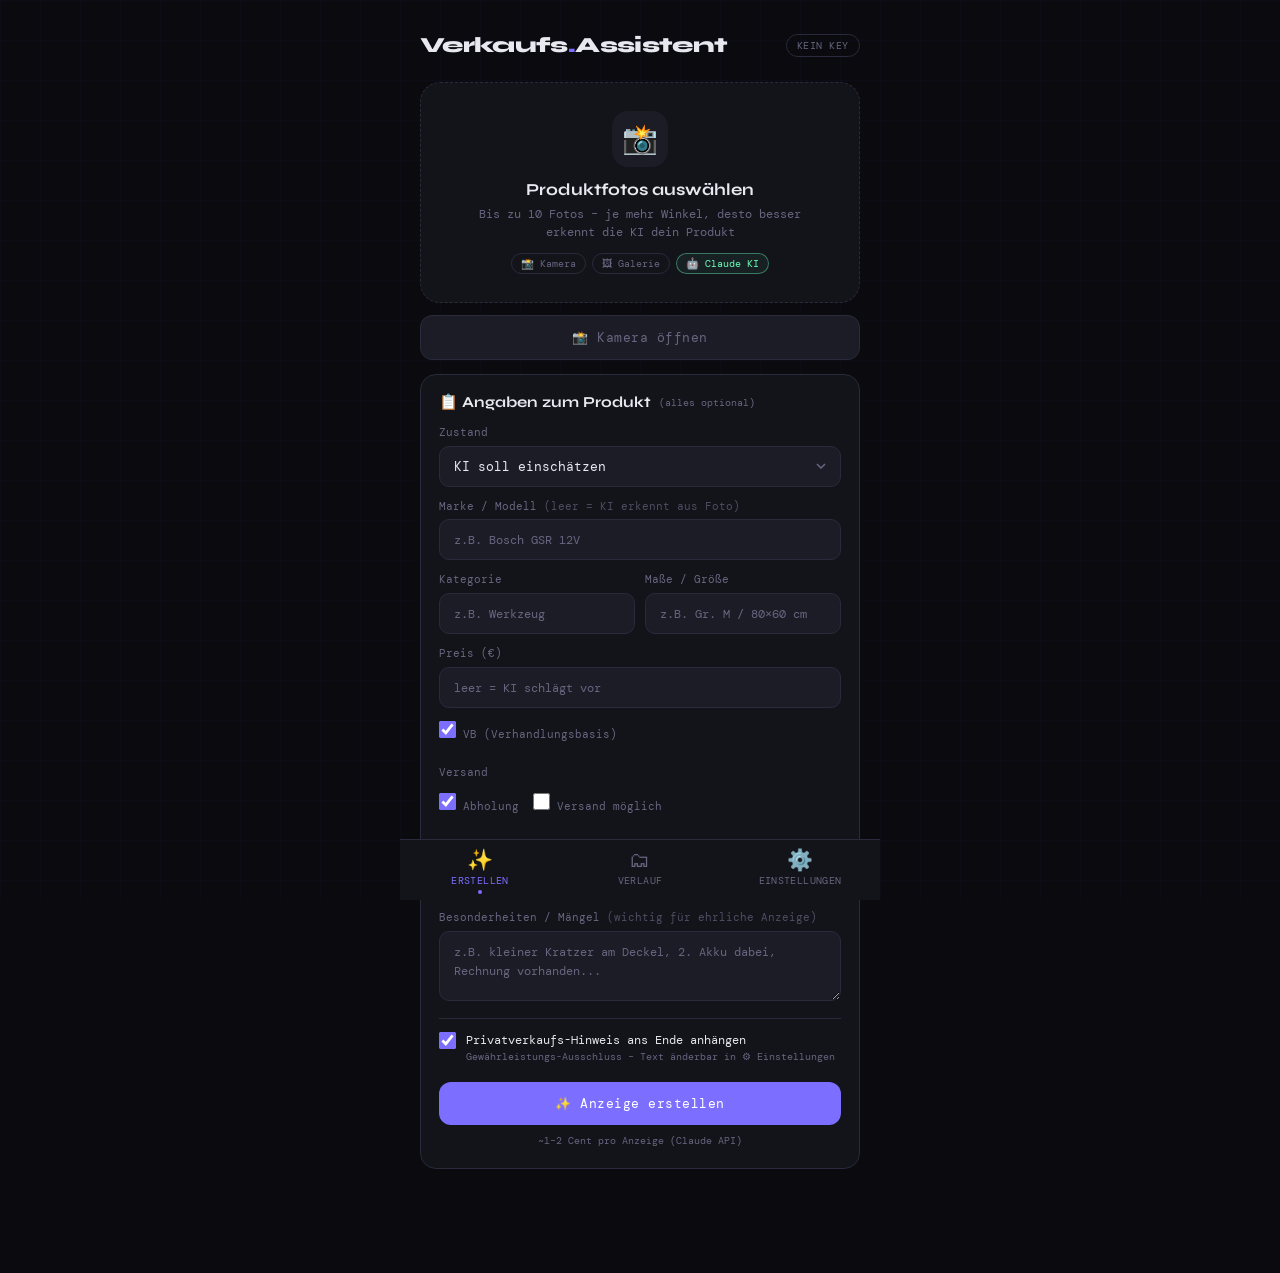
<file: index.html>
<!DOCTYPE html>
<html lang="de">
<head>
<meta charset="UTF-8">
<meta name="viewport" content="width=device-width,initial-scale=1,maximum-scale=1,user-scalable=no">
<meta name="mobile-web-app-capable" content="yes">
<meta name="apple-mobile-web-app-capable" content="yes">
<meta name="apple-mobile-web-app-status-bar-style" content="black-translucent">
<meta name="apple-mobile-web-app-title" content="Verkaufsassistent">
<meta name="theme-color" content="#7c6fff">
<title>Verkaufsassistent</title>
<link rel="manifest" href="manifest.json">
<link rel="icon" href="icon-96.png">
<link rel="apple-touch-icon" href="icon-192.png">
<style>
@import url('https://fonts.googleapis.com/css2?family=Syne:wght@700;800&family=DM+Mono:wght@400;500&display=swap');
:root{--bg:#0a0a0f;--s:#13131a;--s2:#1c1c27;--bd:#2a2a3d;--ac:#7c6fff;--tx:#e8e8f0;--mu:#666680;--ok:#6bffb8;--er:#ff6b6b;--wa:#ffcc6b;}
*{box-sizing:border-box;margin:0;padding:0;-webkit-tap-highlight-color:transparent;}
body{background:var(--bg);color:var(--tx);font-family:'DM Mono',monospace;min-height:100dvh;overflow-x:hidden;}
body::before{content:'';position:fixed;inset:0;pointer-events:none;z-index:0;
  background-image:linear-gradient(rgba(124,111,255,.03)1px,transparent 1px),linear-gradient(90deg,rgba(124,111,255,.03)1px,transparent 1px);
  background-size:40px 40px;}

/* Tabs */
.tabbar{position:fixed;bottom:0;left:0;right:0;z-index:50;background:var(--s);border-top:1px solid var(--bd);
  display:flex;max-width:480px;margin:0 auto;padding-bottom:env(safe-area-inset-bottom,.4rem);}
.tab{flex:1;display:flex;flex-direction:column;align-items:center;gap:3px;padding:10px 4px 6px;
  cursor:pointer;font-size:.6rem;color:var(--mu);letter-spacing:.04em;text-transform:uppercase;
  border:none;background:none;transition:color .2s;font-family:'DM Mono',monospace;}
.tab.active{color:var(--ac);}
.tab-icon{font-size:1.3rem;line-height:1;}
.tab-dot{width:4px;height:4px;border-radius:50%;background:var(--ac);opacity:0;transition:opacity .2s;}
.tab.active .tab-dot{opacity:1;}

/* Pages */
.page{display:none;position:relative;z-index:1;max-width:480px;margin:0 auto;
  padding:24px 20px;padding-bottom:calc(env(safe-area-inset-bottom,0px) + 90px);
  min-height:100dvh;}
.page.active{display:block;animation:fadeUp .25s ease both;}

/* Header */
header{display:flex;align-items:center;justify-content:space-between;margin-bottom:24px;padding-top:8px;}
.logo{font-family:'Syne',sans-serif;font-weight:800;font-size:1.35rem;letter-spacing:-.03em;}
.logo span{color:var(--ac);}
.status-pill{font-size:.65rem;padding:4px 10px;border-radius:100px;border:1px solid var(--bd);
  color:var(--mu);letter-spacing:.05em;text-transform:uppercase;white-space:nowrap;}
.status-pill.on{border-color:var(--ok);color:var(--ok);background:rgba(107,255,184,.06);}

/* Upload */
.upload-zone{background:var(--s);border:1.5px dashed var(--bd);border-radius:20px;
  padding:28px 20px;text-align:center;cursor:pointer;transition:all .3s;
  position:relative;overflow:hidden;margin-bottom:12px;}
.upload-zone.drag{border-color:var(--ac);background:rgba(124,111,255,.06);}
.upload-zone input[type=file]{position:absolute;inset:0;opacity:0;cursor:pointer;width:100%;height:100%;font-size:0;}
.upload-icon{width:56px;height:56px;margin:0 auto 12px;background:var(--s2);border-radius:16px;
  display:flex;align-items:center;justify-content:center;font-size:1.8rem;}
.upload-title{font-family:'Syne',sans-serif;font-size:1.05rem;font-weight:700;margin-bottom:6px;}
.upload-sub{font-size:.73rem;color:var(--mu);line-height:1.5;}
.badges{display:flex;gap:6px;justify-content:center;flex-wrap:wrap;margin-top:12px;}
.badge{font-size:.65rem;padding:3px 9px;border-radius:100px;border:1px solid var(--bd);color:var(--mu);}
.badge.free{border-color:rgba(107,255,184,.4);color:var(--ok);background:rgba(107,255,184,.06);}

/* Thumbs */
.thumbs{display:none;grid-template-columns:repeat(auto-fill,minmax(84px,1fr));gap:8px;margin-bottom:14px;}
.thumbs.on{display:grid;}
.thumb{position:relative;aspect-ratio:1;border-radius:12px;overflow:hidden;border:1px solid var(--bd);background:var(--s2);}
.thumb img{width:100%;height:100%;object-fit:cover;display:block;}
.thumb .del{position:absolute;top:4px;right:4px;width:22px;height:22px;border-radius:50%;
  background:rgba(0,0,0,.65);color:#fff;border:none;font-size:.7rem;cursor:pointer;line-height:1;}
.thumb.add{display:flex;align-items:center;justify-content:center;font-size:1.4rem;color:var(--mu);
  cursor:pointer;border-style:dashed;position:relative;}
.thumb.add input{position:absolute;inset:0;opacity:0;cursor:pointer;width:100%;height:100%;font-size:0;}

/* Buttons */
.btn{display:flex;align-items:center;justify-content:center;gap:8px;padding:13px 20px;
  border-radius:12px;border:none;font-family:'DM Mono',monospace;font-size:.8rem;
  cursor:pointer;transition:all .2s;letter-spacing:.04em;text-decoration:none;}
.btn-p{background:var(--ac);color:#fff;}
.btn-p:active{opacity:.8;transform:scale(.98);}
.btn-p:disabled{opacity:.35;cursor:not-allowed;transform:none;}
.btn-g{background:var(--s2);color:var(--mu);border:1px solid var(--bd);}
.btn-g:active{opacity:.7;}
.btn-sm{padding:8px 12px;font-size:.68rem;border-radius:9px;}
.row{display:flex;gap:10px;}

/* Form */
.card{background:var(--s);border:1px solid var(--bd);border-radius:16px;padding:18px;margin-bottom:14px;}
.card-title{font-family:'Syne',sans-serif;font-weight:700;font-size:.95rem;margin-bottom:14px;display:flex;align-items:center;gap:8px;}
.field{margin-bottom:12px;}
.field label{display:block;font-size:.7rem;color:var(--mu);margin-bottom:5px;line-height:1.4;}
.field label a{color:var(--ac);text-decoration:none;}
.field input,.field select,.field textarea{width:100%;background:var(--s2);border:1px solid var(--bd);border-radius:10px;
  padding:11px 14px;color:var(--tx);font-family:'DM Mono',monospace;font-size:.8rem;
  outline:none;transition:border-color .2s;-webkit-appearance:none;appearance:none;}
.field input:focus,.field select:focus,.field textarea:focus{border-color:var(--ac);}
.field input::placeholder,.field textarea::placeholder{color:var(--mu);font-size:.75rem;}
.field textarea{resize:vertical;min-height:70px;line-height:1.6;}
.field select{background-image:url("data:image/svg+xml,%3Csvg xmlns='http://www.w3.org/2000/svg' width='10' height='6'%3E%3Cpath d='M1 1l4 4 4-4' stroke='%23666680' fill='none' stroke-width='1.5'/%3E%3C/svg%3E");
  background-repeat:no-repeat;background-position:right 14px center;}
.chk{display:flex;align-items:flex-start;gap:10px;font-size:.75rem;color:var(--tx);cursor:pointer;
  line-height:1.5;padding:6px 0;user-select:none;}
.chk input{width:17px;height:17px;accent-color:var(--ac);flex-shrink:0;margin-top:1px;cursor:pointer;
  -webkit-appearance:checkbox;appearance:auto;padding:0;border-radius:0;}
.chk .sub{display:block;font-size:.65rem;color:var(--mu);}
.chkrow{display:flex;gap:14px;flex-wrap:wrap;}
.pw-wrap{position:relative;}
.pw-wrap input{padding-right:40px !important;}
.eye{position:absolute;right:10px;top:50%;transform:translateY(-50%);
  background:none;border:none;cursor:pointer;font-size:.85rem;color:var(--mu);padding:6px;}
.key-status{font-size:.68rem;margin-top:5px;}
.key-status.ok{color:var(--ok);}
.key-status.er{color:var(--er);}
.counter{font-size:.62rem;color:var(--mu);text-align:right;margin-top:3px;}
.counter.over{color:var(--er);}

/* Progress */
.prog{display:none;background:var(--s);border:1px solid var(--bd);border-radius:14px;padding:18px;margin-bottom:16px;}
.prog.on{display:block;}
.step{display:flex;align-items:center;gap:12px;padding:10px 0;border-bottom:1px solid var(--bd);font-size:.78rem;color:var(--mu);transition:color .3s;}
.step:last-child{border-bottom:none;}
.step.active{color:var(--tx);}
.step.done{color:var(--ok);}
.si{width:28px;height:28px;border-radius:50%;background:var(--s2);border:1px solid var(--bd);
  display:flex;align-items:center;justify-content:center;font-size:.85rem;flex-shrink:0;transition:all .3s;}
.step.active .si{border-color:var(--ac);background:rgba(124,111,255,.1);animation:pulse 1.2s infinite;}
.step.done .si{background:rgba(107,255,184,.1);border-color:var(--ok);}

/* Alert */
.alert{display:none;border-radius:12px;padding:13px 15px;font-size:.77rem;line-height:1.5;margin-bottom:14px;}
.alert.on{display:block;}
.alert.ok{background:rgba(107,255,184,.08);border:1px solid var(--ok);color:var(--ok);}
.alert.er{background:rgba(255,107,107,.08);border:1px solid var(--er);color:var(--er);}

/* Result */
.result{display:none;}
.result.on{display:block;animation:fadeUp .25s ease both;}
.warn-box{background:rgba(255,204,107,.06);border:1px solid var(--wa);border-radius:12px;
  padding:14px;margin-bottom:14px;font-size:.75rem;color:var(--wa);line-height:1.7;}
.warn-box ul{margin:6px 0 0 18px;}
.note-box{background:rgba(107,255,184,.06);border:1px solid var(--ok);border-radius:12px;
  padding:14px;margin-bottom:14px;font-size:.75rem;color:var(--ok);line-height:1.7;}
.chips{display:flex;gap:6px;flex-wrap:wrap;margin-bottom:14px;}
.chip{font-size:.65rem;padding:4px 10px;border-radius:100px;border:1px solid var(--bd);color:var(--mu);background:var(--s2);}
.chip b{color:var(--tx);font-weight:500;}
.legal-preview{background:var(--s2);border:1px dashed var(--bd);border-radius:10px;padding:10px 14px;
  font-size:.72rem;color:var(--mu);line-height:1.6;margin-top:8px;font-style:italic;}
.price-box{display:flex;align-items:center;gap:12px;background:rgba(124,111,255,.07);border:1px solid var(--ac);
  border-radius:12px;padding:13px 15px;margin-bottom:14px;font-size:.78rem;line-height:1.5;}
.price-box .val{font-family:'Syne',sans-serif;font-weight:800;font-size:1.15rem;color:var(--ac);white-space:nowrap;}
.price-box .sub{font-size:.63rem;color:var(--mu);}

/* Platform cards */
.plat{border:1px solid var(--bd);border-radius:16px;padding:16px;margin-bottom:14px;background:var(--s);}
.plat-head{display:flex;align-items:center;gap:10px;margin-bottom:12px;}
.plat-logo{width:34px;height:34px;border-radius:10px;display:flex;align-items:center;justify-content:center;
  font-weight:800;font-family:'Syne',sans-serif;font-size:1rem;flex-shrink:0;}
.plat-ka .plat-logo{background:#1d4b00;color:#86e01e;}
.plat-eb .plat-logo{background:#1c2b4a;color:#5ba7ff;}
.plat-name{font-family:'Syne',sans-serif;font-weight:700;font-size:.95rem;}
.plat-sub{font-size:.63rem;color:var(--mu);}
.plat .actions{display:flex;gap:8px;flex-wrap:wrap;margin-top:10px;}
.copied{background:rgba(107,255,184,.15) !important;color:var(--ok) !important;border-color:var(--ok) !important;}

/* History */
.hitem{background:var(--s);border:1px solid var(--bd);border-radius:14px;padding:14px 16px;margin-bottom:10px;}
.hitem .ht{font-size:.82rem;margin-bottom:4px;word-break:break-word;}
.hitem .hd{font-size:.63rem;color:var(--mu);margin-bottom:10px;}
.hstatus{display:flex;gap:14px;margin-bottom:10px;}
.empty{text-align:center;color:var(--mu);font-size:.75rem;padding:40px 20px;line-height:1.8;}
.empty .big{font-size:2.2rem;margin-bottom:10px;}

/* Guide */
.gs-text{font-size:.75rem;color:var(--mu);line-height:1.85;}
.gs-text strong{color:var(--tx);}
.gs-link{display:inline-flex;align-items:center;gap:6px;margin-top:12px;padding:10px 16px;
  background:rgba(124,111,255,.1);border:1px solid var(--ac);border-radius:10px;
  color:var(--ac);font-size:.75rem;text-decoration:none;}
.msep{font-size:.6rem;text-transform:uppercase;letter-spacing:.12em;color:var(--ac);
  margin:20px 0 12px;display:flex;align-items:center;gap:8px;}
.msep::after{content:'';flex:1;height:1px;background:var(--bd);}
.hint{font-size:.65rem;color:var(--mu);text-align:center;margin:8px 0 14px;line-height:1.6;}

@keyframes fadeUp{from{opacity:0;transform:translateY(12px);}to{opacity:1;transform:translateY(0);}}
@keyframes pulse{0%,100%{box-shadow:0 0 0 0 rgba(124,111,255,.4);}50%{box-shadow:0 0 0 7px rgba(124,111,255,0);}}
@keyframes spin{to{transform:rotate(360deg);}}
.spin{display:inline-block;animation:spin .9s linear infinite;}
::-webkit-scrollbar{width:3px;}
::-webkit-scrollbar-thumb{background:var(--bd);border-radius:10px;}
</style>
</head>
<body>

<!-- ══════════ PAGE: ERSTELLEN ══════════ -->
<div class="page active" id="page-create">
  <header>
    <div class="logo">Verkaufs<span>.</span>Assistent</div>
    <div class="status-pill" id="keyPill">kein key</div>
  </header>

  <div class="alert" id="alert"></div>

  <!-- Upload -->
  <div class="upload-zone" id="uploadZone">
    <input type="file" accept="image/*" multiple id="fileInput">
    <div class="upload-icon">📸</div>
    <div class="upload-title">Produktfotos auswählen</div>
    <div class="upload-sub">Bis zu 10 Fotos – je mehr Winkel, desto besser<br>erkennt die KI dein Produkt</div>
    <div class="badges">
      <span class="badge">📸 Kamera</span>
      <span class="badge">🖼 Galerie</span>
      <span class="badge free">🤖 Claude KI</span>
    </div>
  </div>
  <div style="margin-bottom:14px">
    <button class="btn btn-g" style="width:100%" onclick="document.getElementById('cameraInput').click()">📸 Kamera öffnen</button>
    <input type="file" accept="image/*" capture="environment" id="cameraInput" style="display:none">
  </div>

  <div class="thumbs" id="thumbs"></div>

  <!-- Formular -->
  <div class="card" id="formCard">
    <div class="card-title">📋 Angaben zum Produkt <span style="font-size:.6rem;color:var(--mu);font-family:'DM Mono',monospace;font-weight:400">(alles optional)</span></div>

    <div class="field">
      <label>Zustand</label>
      <select id="fZustand">
        <option value="">KI soll einschätzen</option>
        <option>Neu (originalverpackt)</option>
        <option>Wie neu</option>
        <option>Sehr gut</option>
        <option>Gut</option>
        <option>Gebraucht / in Ordnung</option>
        <option>Defekt / für Bastler</option>
      </select>
    </div>
    <div class="field">
      <label>Marke / Modell <span style="opacity:.7">(leer = KI erkennt aus Foto)</span></label>
      <input type="text" id="fMarke" placeholder="z.B. Bosch GSR 12V">
    </div>
    <div class="row">
      <div class="field" style="flex:1">
        <label>Kategorie</label>
        <input type="text" id="fKategorie" placeholder="z.B. Werkzeug">
      </div>
      <div class="field" style="flex:1">
        <label>Maße / Größe</label>
        <input type="text" id="fGroesse" placeholder="z.B. Gr. M / 80×60 cm">
      </div>
    </div>

    <div class="field">
      <label>Preis (€)</label>
      <div class="row">
        <input type="number" id="fPreis" placeholder="leer = KI schlägt vor" min="0" step="0.5" style="flex:1">
      </div>
      <div class="chkrow" style="margin-top:6px">
        <label class="chk"><input type="checkbox" id="fVB" checked> VB (Verhandlungsbasis)</label>
      </div>
    </div>

    <div class="field">
      <label>Versand</label>
      <div class="chkrow">
        <label class="chk"><input type="checkbox" id="fAbholung" checked> Abholung</label>
        <label class="chk"><input type="checkbox" id="fVersand"> Versand möglich</label>
      </div>
      <input type="number" id="fVersandKosten" placeholder="Versandkosten € (optional)" min="0" step="0.5" style="margin-top:8px;display:none">
    </div>

    <div class="field">
      <label>Zahlung</label>
      <div class="chkrow">
        <label class="chk"><input type="checkbox" id="fZahlBar" checked> Bar</label>
        <label class="chk"><input type="checkbox" id="fZahlPP"> PayPal</label>
        <label class="chk"><input type="checkbox" id="fZahlUeb"> Überweisung</label>
      </div>
    </div>

    <div class="field">
      <label>Besonderheiten / Mängel <span style="opacity:.7">(wichtig für ehrliche Anzeige)</span></label>
      <textarea id="fNotizen" placeholder="z.B. kleiner Kratzer am Deckel, 2. Akku dabei, Rechnung vorhanden..."></textarea>
    </div>

    <label class="chk" style="border-top:1px solid var(--bd);padding-top:12px;margin-top:4px">
      <input type="checkbox" id="fLegal" checked>
      <span>Privatverkaufs-Hinweis ans Ende anhängen
      <span class="sub">Gewährleistungs-Ausschluss – Text änderbar in ⚙ Einstellungen</span></span>
    </label>

    <button class="btn btn-p" style="width:100%;margin-top:12px" id="genBtn" onclick="generate()">✨ Anzeige erstellen</button>
    <div class="hint" style="margin-bottom:0">~1–2 Cent pro Anzeige (Claude API)</div>
  </div>

  <!-- Progress -->
  <div class="prog" id="prog">
    <div class="step" id="step1"><div class="si" id="si1">🤖</div><span>Claude analysiert deine Fotos...</span></div>
    <div class="step" id="step2"><div class="si" id="si2">✍️</div><span>Titel &amp; Beschreibung werden erstellt...</span></div>
    <div class="step" id="step3"><div class="si" id="si3">✅</div><span>Fertig</span></div>
  </div>

  <!-- Result -->
  <div class="result" id="result">
    <div class="msep">Vorschau – bitte prüfen &amp; anpassen</div>

    <div class="warn-box" id="uncertainBox" style="display:none">
      ⚠️ <strong>Das konnte die KI nicht sicher erkennen – bitte prüfen:</strong>
      <ul id="uncertainList"></ul>
    </div>

    <div class="chips" id="aiChips"></div>

    <div class="price-box" id="priceBox" style="display:none">
      <div class="val" id="priceVal"></div>
      <div>KI-Preisvorschlag<br><span class="sub">Unverbindliche Schätzung – ähnliche Angebote selbst vergleichen!</span></div>
    </div>

    <div class="card">
      <div class="field">
        <label>Titel für Kleinanzeigen</label>
        <input type="text" id="rTitelKA" oninput="counters();saveEdits()">
        <div class="counter" id="cntKA"></div>
      </div>
      <div class="field">
        <label>Titel für eBay</label>
        <input type="text" id="rTitelEB" oninput="counters();saveEdits()">
        <div class="counter" id="cntEB"></div>
      </div>
      <div class="row">
        <div class="field" style="flex:1">
          <label>Preis (€)</label>
          <input type="number" id="rPreis" min="0" step="0.5" oninput="saveEdits()">
        </div>
        <div class="field" style="flex:1;display:flex;align-items:flex-end;padding-bottom:12px">
          <label class="chk" style="padding:0"><input type="checkbox" id="rVB" onchange="saveEdits()"> VB</label>
        </div>
      </div>
      <div class="field" style="margin-bottom:0">
        <label>Beschreibung</label>
        <textarea id="rBeschreibung" style="min-height:180px" oninput="saveEdits()"></textarea>
        <div class="legal-preview" id="legalPreview"></div>
        <label class="chk" style="margin-top:6px">
          <input type="checkbox" id="rLegal" onchange="updateLegalPreview();saveEdits()">
          <span>Privatverkaufs-Hinweis anhängen</span>
        </label>
      </div>
    </div>

    <div class="card" id="photoShareCard">
      <div class="card-title">📸 Deine Fotos für die Anzeige</div>
      <div class="gs-text" style="margin-bottom:12px">
        Die Original-Fotos sind hier gespeichert – du musst sie nicht neu machen.<br>
        <strong>Teilen</strong> → in der Galerie sichern oder direkt an die
        Kleinanzeigen-App senden (öffnet dort gleich eine neue Anzeige mit deinen Fotos!)
      </div>
      <div class="row">
        <button class="btn btn-g" style="flex:1" onclick="sharePhotos()">📤 Fotos teilen</button>
        <button class="btn btn-g" style="flex:1" onclick="downloadPhotos()">⬇️ Speichern</button>
      </div>
    </div>

    <div class="msep">Jetzt einstellen</div>

    <!-- Kleinanzeigen -->
    <div class="plat plat-ka">
      <div class="plat-head">
        <div class="plat-logo">K</div>
        <div>
          <div class="plat-name">Kleinanzeigen</div>
          <div class="plat-sub">Titel max. 65 Zeichen · kostenlos inserieren</div>
        </div>
      </div>
      <div class="actions">
        <button class="btn btn-g btn-sm" onclick="copyText(this, val('rTitelKA'))">📋 Titel</button>
        <button class="btn btn-g btn-sm" onclick="copyText(this, fullDesc())">📋 Beschreibung</button>
        <button class="btn btn-g btn-sm" onclick="copyText(this, allText('ka'))">📋 Alles kopieren</button>
        <button class="btn btn-g btn-sm" id="shareKA" onclick="shareText('ka')">📤 Teilen</button>
      </div>
      <div class="actions">
        <a class="btn btn-p btn-sm" style="flex:1" href="https://www.kleinanzeigen.de/p-anzeige-aufgeben.html" target="_blank" rel="noopener">→ Anzeige aufgeben &amp; einfügen</a>
      </div>
    </div>

    <!-- eBay -->
    <div class="plat plat-eb">
      <div class="plat-head">
        <div class="plat-logo">e</div>
        <div>
          <div class="plat-name">eBay</div>
          <div class="plat-sub">Titel max. 80 Zeichen · Verkaufsprovision beachten</div>
        </div>
      </div>
      <div class="actions">
        <button class="btn btn-g btn-sm" onclick="copyText(this, val('rTitelEB'))">📋 Titel</button>
        <button class="btn btn-g btn-sm" onclick="copyText(this, fullDesc())">📋 Beschreibung</button>
        <button class="btn btn-g btn-sm" onclick="copyText(this, allText('eb'))">📋 Alles kopieren</button>
        <button class="btn btn-g btn-sm" id="shareEB" onclick="shareText('eb')">📤 Teilen</button>
      </div>
      <div class="actions">
        <a class="btn btn-p btn-sm" style="flex:1" href="https://www.ebay.de/sl/sell" target="_blank" rel="noopener">→ Bei eBay einstellen &amp; einfügen</a>
      </div>
    </div>

    <div class="hint">💡 Tipp: „Alles kopieren" → in der Plattform-App das Formular öffnen<br>→ Titel und Text einfügen → Fotos über „📸 Fotos teilen" anhängen → fertig!</div>

    <button class="btn btn-g" style="width:100%" onclick="resetForm()">🔄 Neue Anzeige erstellen</button>
  </div>
</div>

<!-- ══════════ PAGE: VERLAUF ══════════ -->
<div class="page" id="page-history">
  <header>
    <div class="logo">Verlauf<span>.</span></div>
    <div class="status-pill" id="histCount"></div>
  </header>
  <div id="histList"></div>
</div>

<!-- ══════════ PAGE: EINSTELLUNGEN ══════════ -->
<div class="page" id="page-settings">
  <header>
    <div class="logo">Einstellungen<span>.</span></div>
  </header>

  <div class="alert" id="alertSettings"></div>

  <div class="card">
    <div class="card-title">🤖 Claude API Key</div>
    <div class="field">
      <label>Anthropic API Key –
        <a href="https://console.anthropic.com/settings/keys" target="_blank" rel="noopener">console.anthropic.com</a></label>
      <div class="pw-wrap">
        <input type="password" id="sKey" placeholder="sk-ant-..." autocomplete="off">
        <button class="eye" onclick="toggleEye('sKey',this)">👁</button>
      </div>
      <div class="key-status" id="keyStatus"></div>
    </div>
    <div class="gs-text">
      1. Auf <strong>console.anthropic.com</strong> anmelden<br>
      2. Links <strong>„API Keys"</strong> → <strong>„Create Key"</strong><br>
      3. Key kopieren und hier einfügen<br>
      Kosten: ca. <strong>1–2 Cent pro Anzeige</strong>. Der Key bleibt nur auf deinem Gerät gespeichert.
    </div>
  </div>

  <div class="card">
    <div class="card-title">⚖️ Rechtlicher Hinweis (Privatverkauf)</div>
    <div class="field" style="margin-bottom:6px">
      <textarea id="sLegal" style="min-height:90px"></textarea>
    </div>
    <div class="gs-text" style="font-size:.68rem">
      Wird ans Ende der Beschreibung angehängt, wenn die Checkbox beim Erstellen aktiviert ist.
      Der Standardtext ist gängige Praxis bei Privatverkäufen – <strong>keine Rechtsberatung</strong>, im Zweifel selbst prüfen.
    </div>
  </div>

  <div class="card">
    <div class="card-title">📦 Standard-Vorgaben für neue Anzeigen</div>
    <div class="field">
      <label>Versand</label>
      <div class="chkrow">
        <label class="chk"><input type="checkbox" id="sDefAbholung" checked> Abholung</label>
        <label class="chk"><input type="checkbox" id="sDefVersand"> Versand möglich</label>
      </div>
    </div>
    <div class="field">
      <label>Zahlung</label>
      <div class="chkrow">
        <label class="chk"><input type="checkbox" id="sDefBar" checked> Bar</label>
        <label class="chk"><input type="checkbox" id="sDefPP"> PayPal</label>
        <label class="chk"><input type="checkbox" id="sDefUeb"> Überweisung</label>
      </div>
    </div>
  </div>

  <button class="btn btn-p" style="width:100%" onclick="saveSettings()">💾 Speichern</button>

  <div class="msep">So funktioniert's</div>
  <div class="gs-text" style="margin-bottom:14px">
    <strong>1.</strong> Fotos vom Produkt machen (mehrere Winkel!)<br>
    <strong>2.</strong> Zustand &amp; Mängel angeben – Rest erkennt die KI<br>
    <strong>3.</strong> Vorschau prüfen: Die KI ist gut, aber nicht unfehlbar.
    Alles unter „⚠️ nicht sicher erkannt" unbedingt kontrollieren!<br>
    <strong>4.</strong> „Alles kopieren" → bei Kleinanzeigen/eBay einfügen, Fotos hochladen, absenden.<br><br>
    Der KI-Preisvorschlag ist eine grobe Schätzung – vergleiche selbst ähnliche verkaufte Artikel.
  </div>
</div>

<!-- Tabbar -->
<div class="tabbar">
  <button class="tab active" id="tab-create" onclick="showPage('create')">
    <span class="tab-icon">✨</span>Erstellen<span class="tab-dot"></span>
  </button>
  <button class="tab" id="tab-history" onclick="showPage('history')">
    <span class="tab-icon">🗂</span>Verlauf<span class="tab-dot"></span>
  </button>
  <button class="tab" id="tab-settings" onclick="showPage('settings')">
    <span class="tab-icon">⚙️</span>Einstellungen<span class="tab-dot"></span>
  </button>
</div>

<script>
'use strict';

// ── Service Worker ────────────────────────────────────────────────────────────
if ('serviceWorker' in navigator) {
  navigator.serviceWorker.register('./sw.js', {scope:'./'})
    .catch(function(e){ console.warn('SW:', e.message); });
}

// ── Storage ───────────────────────────────────────────────────────────────────
function ls(k)  { try{ return localStorage.getItem(k);  }catch(e){ return null; } }
function lss(k,v){ try{ localStorage.setItem(k,v);       }catch(e){} }
var DEFAULT_LEGAL = 'Privatverkauf: Der Verkauf erfolgt unter Ausschluss jeglicher Gewährleistung, Garantie und Rücknahme.';

// ── State ─────────────────────────────────────────────────────────────────────
var photos = [];          // [{b64, url, blob}] – blob = Original in voller Qualität
var MAX_PHOTOS = 10;
var currentId = null;     // id of listing being edited (history entry)

// ── Tabs ──────────────────────────────────────────────────────────────────────
function showPage(name) {
  document.querySelectorAll('.page').forEach(function(p){ p.classList.remove('active'); });
  document.querySelectorAll('.tab').forEach(function(t){ t.classList.remove('active'); });
  document.getElementById('page-'+name).classList.add('active');
  document.getElementById('tab-'+name).classList.add('active');
  window.scrollTo(0,0);
  if (name==='history') renderHistory();
  if (name==='settings') loadSettings();
}

// ── Alerts ────────────────────────────────────────────────────────────────────
var alertTimer = null;
function showAlert(msg, type, ms, target) {
  var el = document.getElementById(target || 'alert');
  el.innerHTML = msg;
  el.className = 'alert on ' + (type||'ok');
  if (alertTimer) clearTimeout(alertTimer);
  if (ms) alertTimer = setTimeout(function(){ el.className='alert'; }, ms);
}
function hideAlert() {
  document.getElementById('alert').className = 'alert';
}

// ── Settings ──────────────────────────────────────────────────────────────────
function toggleEye(id, btn) {
  var inp = document.getElementById(id);
  inp.type = inp.type==='password' ? 'text' : 'password';
  btn.textContent = inp.type==='password' ? '👁' : '🙈';
}
function loadSettings() {
  document.getElementById('sKey').value = ls('ak') || '';
  document.getElementById('sLegal').value = ls('legal') || DEFAULT_LEGAL;
  document.getElementById('sDefAbholung').checked = ls('defAbholung') !== '0';
  document.getElementById('sDefVersand').checked  = ls('defVersand') === '1';
  document.getElementById('sDefBar').checked = ls('defBar') !== '0';
  document.getElementById('sDefPP').checked  = ls('defPP') === '1';
  document.getElementById('sDefUeb').checked = ls('defUeb') === '1';
  updateKeyStatus();
}
function saveSettings() {
  lss('ak', document.getElementById('sKey').value.trim());
  lss('legal', document.getElementById('sLegal').value.trim() || DEFAULT_LEGAL);
  lss('defAbholung', document.getElementById('sDefAbholung').checked ? '1':'0');
  lss('defVersand',  document.getElementById('sDefVersand').checked ? '1':'0');
  lss('defBar', document.getElementById('sDefBar').checked ? '1':'0');
  lss('defPP',  document.getElementById('sDefPP').checked ? '1':'0');
  lss('defUeb', document.getElementById('sDefUeb').checked ? '1':'0');
  updateKeyStatus();
  updateLegalPreview();
  showAlert('✓ Einstellungen gespeichert!', 'ok', 2200, 'alertSettings');
}
function updateKeyStatus() {
  var k = ls('ak');
  var el = document.getElementById('keyStatus');
  var pill = document.getElementById('keyPill');
  var has = k && k.length > 10;
  el.textContent = has ? '✓ Key gespeichert' : 'Kein Key – bitte eintragen';
  el.className = 'key-status ' + (has?'ok':'er');
  pill.textContent = has ? 'KI bereit' : 'kein key';
  pill.classList.toggle('on', !!has);
}
function applyDefaults() {
  document.getElementById('fAbholung').checked = ls('defAbholung') !== '0';
  document.getElementById('fVersand').checked  = ls('defVersand') === '1';
  document.getElementById('fZahlBar').checked = ls('defBar') !== '0';
  document.getElementById('fZahlPP').checked  = ls('defPP') === '1';
  document.getElementById('fZahlUeb').checked = ls('defUeb') === '1';
  toggleShipCost();
}
function legalText() { return ls('legal') || DEFAULT_LEGAL; }

// ── Photos ────────────────────────────────────────────────────────────────────
function downscale(file) {
  return new Promise(function(resolve, reject) {
    var img = new Image();
    img.onload = function() {
      var w = img.width, h = img.height, MAX = 1280;
      if (Math.max(w,h) > MAX) {
        var s = MAX / Math.max(w,h);
        w = Math.round(w*s); h = Math.round(h*s);
      }
      var c = document.createElement('canvas');
      c.width = w; c.height = h;
      c.getContext('2d').drawImage(img, 0, 0, w, h);
      URL.revokeObjectURL(img.src);
      resolve(c.toDataURL('image/jpeg', .85));
    };
    img.onerror = function(){ reject(new Error('Bild konnte nicht gelesen werden')); };
    img.src = URL.createObjectURL(file);
  });
}
async function addPhotos(files) {
  hideAlert();
  for (var i=0; i<files.length; i++) {
    if (photos.length >= MAX_PHOTOS) {
      showAlert('Maximal ' + MAX_PHOTOS + ' Fotos.', 'er', 2500);
      break;
    }
    var f = files[i];
    if (!f.type.startsWith('image/')) continue;
    try {
      var dataUrl = await downscale(f);
      photos.push({ b64: dataUrl.split(',')[1], url: dataUrl, blob: f });
    } catch(e) {
      showAlert('Foto konnte nicht geladen werden: ' + e.message, 'er', 3000);
    }
  }
  renderThumbs();
}
function removePhoto(i) {
  photos.splice(i, 1);
  renderThumbs();
}
function renderThumbs() {
  var t = document.getElementById('thumbs');
  var uz = document.getElementById('uploadZone');
  if (!photos.length) {
    t.classList.remove('on');
    t.innerHTML = '';
    uz.style.display = '';
    return;
  }
  uz.style.display = 'none';
  t.classList.add('on');
  var html = photos.map(function(p, i) {
    return '<div class="thumb"><img src="' + p.url + '" alt="Foto ' + (i+1) + '">' +
      '<button class="del" onclick="removePhoto(' + i + ')" title="Entfernen">✕</button></div>';
  }).join('');
  if (photos.length < MAX_PHOTOS) {
    html += '<div class="thumb add">＋<input type="file" accept="image/*" multiple ' +
      'onchange="addPhotos(this.files);this.value=\'\'"></div>';
  }
  t.innerHTML = html;
}
document.getElementById('fileInput').addEventListener('change', function(e){
  addPhotos(e.target.files); e.target.value='';
});
document.getElementById('cameraInput').addEventListener('change', function(e){
  addPhotos(e.target.files); e.target.value='';
});
var uz = document.getElementById('uploadZone');
uz.addEventListener('dragover', function(e){ e.preventDefault(); uz.classList.add('drag'); });
uz.addEventListener('dragleave', function(){ uz.classList.remove('drag'); });
uz.addEventListener('drop', function(e){
  e.preventDefault(); uz.classList.remove('drag');
  if (e.dataTransfer.files.length) addPhotos(e.dataTransfer.files);
});
document.getElementById('fVersand').addEventListener('change', toggleShipCost);
function toggleShipCost() {
  document.getElementById('fVersandKosten').style.display =
    document.getElementById('fVersand').checked ? '' : 'none';
}

// ── Helpers ───────────────────────────────────────────────────────────────────
function val(id) { return document.getElementById(id).value; }
function checked(id) { return document.getElementById(id).checked; }

function collectInfo() {
  var pay = [];
  if (checked('fZahlBar')) pay.push('Barzahlung');
  if (checked('fZahlPP'))  pay.push('PayPal');
  if (checked('fZahlUeb')) pay.push('Überweisung');
  var ship = [];
  if (checked('fAbholung')) ship.push('Abholung');
  if (checked('fVersand')) {
    var vk = val('fVersandKosten');
    ship.push('Versand möglich' + (vk ? ' (+' + vk + ' €)' : ''));
  }
  return {
    zustand:   val('fZustand'),
    marke:     val('fMarke').trim(),
    kategorie: val('fKategorie').trim(),
    groesse:   val('fGroesse').trim(),
    preis:     val('fPreis'),
    vb:        checked('fVB'),
    versand:   ship.join(', ') || 'keine Angabe',
    zahlung:   pay.join(', ') || 'keine Angabe',
    notizen:   val('fNotizen').trim()
  };
}

// ── Claude API ────────────────────────────────────────────────────────────────
async function callClaude(apiKey, info) {
  var content = photos.map(function(p) {
    return { type:'image', source:{ type:'base64', media_type:'image/jpeg', data:p.b64 } };
  });

  var prompt =
    'Du siehst ' + photos.length + ' Foto(s) eines Produkts, das privat verkauft werden soll.\n' +
    'Erstelle daraus eine ehrliche, verkaufsfördernde Anzeige für Kleinanzeigen.de und eBay.de.\n\n' +
    'Angaben des Verkäufers:\n' +
    '- Zustand: ' + (info.zustand || 'bitte aus Fotos einschätzen') + '\n' +
    '- Marke/Modell: ' + (info.marke || 'bitte aus Fotos erkennen') + '\n' +
    '- Kategorie: ' + (info.kategorie || 'bitte bestimmen') + '\n' +
    '- Maße/Größe: ' + (info.groesse || 'keine Angabe') + '\n' +
    '- Besonderheiten/Mängel: ' + (info.notizen || 'keine Angabe') + '\n' +
    '- Versand: ' + info.versand + '\n' +
    '- Zahlung: ' + info.zahlung + '\n\n' +
    'Antworte AUSSCHLIESSLICH mit diesem JSON-Objekt, ohne Markdown, ohne Text davor/danach:\n' +
    '{\n' +
    ' "titel_kleinanzeigen": "max. 65 Zeichen, prägnant, wichtigste Suchbegriffe",\n' +
    ' "titel_ebay": "max. 80 Zeichen, Suchbegriffe zuerst: Marke Modell Merkmal Zustand",\n' +
    ' "beschreibung": "Anzeigentext mit Absätzen (\\n\\n): Was wird verkauft, Zustand ehrlich inkl. aller Mängel, Details/Lieferumfang, am Ende Versand- und Zahlungsinfo laut Angaben",\n' +
    ' "kategorie": "passende Kategorie",\n' +
    ' "marke": "erkannte Marke oder null",\n' +
    ' "modell": "erkanntes Modell oder null",\n' +
    ' "zustandseinschaetzung": "kurze ehrliche Einschätzung vom Foto",\n' +
    ' "preis_von": Zahl in Euro oder null,\n' +
    ' "preis_bis": Zahl in Euro oder null,\n' +
    ' "unsicherheiten": ["alles was du NICHT sicher erkennen konntest, z.B. genaues Modell, Funktionsfähigkeit, Echtheit, Vollständigkeit"]\n' +
    '}\n\n' +
    'Regeln:\n' +
    '- NICHTS erfinden. Nur beschreiben, was auf den Fotos sicher erkennbar ist oder der Verkäufer angegeben hat.\n' +
    '- Unsichere Punkte gehören in "unsicherheiten", nicht als Fakt in die Beschreibung.\n' +
    '- Keine übertriebenen Werbefloskeln, kein GROSSSCHREIBEN.\n' +
    '- KEINEN Privatverkaufs-/Rechtshinweis einfügen – das macht die App selbst.\n' +
    '- Preisschätzung: realistischer deutscher Gebrauchtmarkt-Preis (Kleinanzeigen-Niveau).\n' +
    '- Titel-Längen strikt einhalten.';

  content.push({ type:'text', text: prompt });

  var resp = await fetch('https://api.anthropic.com/v1/messages', {
    method: 'POST',
    headers: {
      'Content-Type': 'application/json',
      'x-api-key': apiKey,
      'anthropic-version': '2023-06-01',
      'anthropic-dangerous-direct-browser-access': 'true'
    },
    body: JSON.stringify({
      model: 'claude-sonnet-5',
      max_tokens: 1500,
      system: 'Du bist Experte für private Verkaufsanzeigen (Kleinanzeigen.de, eBay.de). Du antwortest NUR mit einem einzigen JSON-Objekt, ohne Markdown und ohne weiteren Text. Du erfindest niemals Produkteigenschaften.',
      messages: [{ role:'user', content: content }]
    })
  });

  if (!resp.ok) {
    var err = {};
    try { err = await resp.json(); } catch(e) {}
    var msg = (err.error && err.error.message) || 'HTTP ' + resp.status;
    if (resp.status === 401) throw new Error('Ungültiger API Key – bitte in ⚙ Einstellungen prüfen');
    if (resp.status === 429) throw new Error('Zu viele Anfragen – kurz warten und erneut versuchen');
    throw new Error('Claude Fehler: ' + msg);
  }

  var data = await resp.json();
  var text = ((data.content && data.content[0] && data.content[0].text) || '').trim()
    .replace(/^```json\s*/,'').replace(/^```\s*/,'').replace(/```\s*$/,'').trim();
  try {
    return JSON.parse(text);
  } catch(e) {
    var m = text.match(/\{[\s\S]*\}/);
    if (m) return JSON.parse(m[0]);
    throw new Error('KI-Antwort konnte nicht verarbeitet werden – bitte erneut versuchen');
  }
}

// ── Generate ──────────────────────────────────────────────────────────────────
function setStep(n, cls) {
  var s = document.getElementById('step'+n);
  s.className = 'step' + (cls ? ' '+cls : '');
  document.getElementById('si'+n).textContent = cls==='done' ? '✓' : ({1:'🤖',2:'✍️',3:'✅'})[n];
}

async function generate() {
  hideAlert();
  if (!photos.length) {
    showAlert('Bitte zuerst mindestens ein Foto auswählen.', 'er', 3000);
    window.scrollTo(0,0);
    return;
  }
  var apiKey = ls('ak');
  if (!apiKey) {
    showPage('settings');
    showAlert('Bitte zuerst einen Claude API Key eintragen.', 'er', 4000, 'alertSettings');
    return;
  }

  var btn = document.getElementById('genBtn');
  btn.disabled = true;
  btn.innerHTML = '<span class="spin">⟳</span> Erstelle Anzeige...';
  document.getElementById('prog').classList.add('on');
  document.getElementById('result').classList.remove('on');
  setStep(1,'active'); setStep(2,''); setStep(3,'');
  document.getElementById('prog').scrollIntoView({behavior:'smooth', block:'center'});

  try {
    var info = collectInfo();
    var r = await callClaude(apiKey, info);
    setStep(1,'done'); setStep(2,'active');
    await new Promise(function(res){ setTimeout(res, 350); });
    setStep(2,'done'); setStep(3,'done');

    showResult(r, info);
    document.getElementById('prog').classList.remove('on');
    document.getElementById('result').classList.add('on');
    document.getElementById('result').scrollIntoView({behavior:'smooth', block:'start'});
  } catch(err) {
    document.getElementById('prog').classList.remove('on');
    showAlert('Fehler: ' + (err.message || 'Unbekannter Fehler'), 'er');
    window.scrollTo(0,0);
  }

  btn.disabled = false;
  btn.innerHTML = '✨ Anzeige erstellen';
}

function showResult(r, info) {
  // Titles
  document.getElementById('rTitelKA').value = (r.titel_kleinanzeigen || '').slice(0,120);
  document.getElementById('rTitelEB').value = (r.titel_ebay || r.titel_kleinanzeigen || '').slice(0,120);
  document.getElementById('rBeschreibung').value = r.beschreibung || '';

  // Price: user price wins, else KI suggestion (midpoint)
  var preis = info.preis;
  if (!preis && r.preis_von != null) {
    var von = Number(r.preis_von), bis = Number(r.preis_bis != null ? r.preis_bis : r.preis_von);
    preis = Math.round((von + bis) / 2);
  }
  document.getElementById('rPreis').value = preis || '';
  document.getElementById('rVB').checked = info.vb;
  document.getElementById('rLegal').checked = checked('fLegal');

  // Price suggestion box
  var pb = document.getElementById('priceBox');
  if (r.preis_von != null) {
    var range = r.preis_bis != null && r.preis_bis !== r.preis_von
      ? r.preis_von + '–' + r.preis_bis + ' €' : r.preis_von + ' €';
    document.getElementById('priceVal').textContent = range;
    pb.style.display = '';
  } else pb.style.display = 'none';

  // Uncertainties
  var ub = document.getElementById('uncertainBox');
  var ul = document.getElementById('uncertainList');
  var unc = Array.isArray(r.unsicherheiten) ? r.unsicherheiten.filter(Boolean) : [];
  if (unc.length) {
    ul.innerHTML = unc.map(function(u){ return '<li>' + esc(u) + '</li>'; }).join('');
    ub.style.display = '';
  } else ub.style.display = 'none';

  // Chips
  var chips = [];
  if (r.kategorie) chips.push('📁 <b>' + esc(r.kategorie) + '</b>');
  if (r.marke)     chips.push('🏷 <b>' + esc(r.marke) + (r.modell ? ' ' + esc(r.modell) : '') + '</b>');
  if (r.zustandseinschaetzung) chips.push('🔎 <b>' + esc(r.zustandseinschaetzung) + '</b>');
  document.getElementById('aiChips').innerHTML =
    chips.map(function(c){ return '<span class="chip">' + c + '</span>'; }).join('');

  counters();
  updateLegalPreview();
  updatePhotoCard();

  // Save to history (+ Original-Fotos in IndexedDB)
  currentId = Date.now();
  var listings = getListings();
  listings.unshift(currentEntry());
  if (listings.length > 50) listings.length = 50;
  setListings(listings);
  idbSavePhotos(currentId, photos.map(function(p){ return p.blob; }));
}

function esc(s) {
  return String(s).replace(/&/g,'&amp;').replace(/</g,'&lt;').replace(/>/g,'&gt;').replace(/"/g,'&quot;');
}

function counters() {
  var ka = val('rTitelKA').length, eb = val('rTitelEB').length;
  var cka = document.getElementById('cntKA'), ceb = document.getElementById('cntEB');
  cka.textContent = ka + ' / 65 Zeichen' + (ka>65 ? ' – zu lang für Kleinanzeigen!' : '');
  ceb.textContent = eb + ' / 80 Zeichen' + (eb>80 ? ' – zu lang für eBay!' : '');
  cka.className = 'counter' + (ka>65 ? ' over':'');
  ceb.className = 'counter' + (eb>80 ? ' over':'');
}

function updateLegalPreview() {
  var lp = document.getElementById('legalPreview');
  if (checked('rLegal')) {
    lp.textContent = legalText();
    lp.style.display = '';
  } else lp.style.display = 'none';
}

// ── Output text builders ──────────────────────────────────────────────────────
function fullDesc() {
  var d = val('rBeschreibung').trim();
  if (checked('rLegal')) d += '\n\n' + legalText();
  return d;
}
function priceLine() {
  var p = val('rPreis');
  if (!p) return '';
  return p + ' €' + (checked('rVB') ? ' VB' : '');
}
function allText(plat) {
  var title = plat==='ka' ? val('rTitelKA') : val('rTitelEB');
  var parts = [title];
  var pl = priceLine();
  if (pl) parts.push('Preis: ' + pl);
  parts.push(fullDesc());
  return parts.join('\n\n');
}

// ── Copy & Share ──────────────────────────────────────────────────────────────
function copyText(btn, text) {
  var done = function() {
    var old = btn.innerHTML;
    btn.classList.add('copied');
    btn.innerHTML = '✓ Kopiert';
    setTimeout(function(){ btn.classList.remove('copied'); btn.innerHTML = old; }, 1600);
  };
  if (navigator.clipboard && navigator.clipboard.writeText) {
    navigator.clipboard.writeText(text).then(done).catch(function(){ fallbackCopy(text); done(); });
  } else { fallbackCopy(text); done(); }
}
function fallbackCopy(text) {
  var ta = document.createElement('textarea');
  ta.value = text;
  ta.style.cssText = 'position:fixed;opacity:0';
  document.body.appendChild(ta);
  ta.select();
  try { document.execCommand('copy'); } catch(e) {}
  document.body.removeChild(ta);
}
function shareText(plat) {
  var title = plat==='ka' ? val('rTitelKA') : val('rTitelEB');
  if (navigator.share) {
    navigator.share({ title: title, text: allText(plat) }).catch(function(){});
  } else {
    copyText(document.getElementById(plat==='ka'?'shareKA':'shareEB'), allText(plat));
  }
}

// ── Foto-Speicher (IndexedDB, Originale in voller Qualität) ──────────────────
function idbOpen() {
  return new Promise(function(res, rej) {
    var r = indexedDB.open('va', 1);
    r.onupgradeneeded = function(){ r.result.createObjectStore('photos'); };
    r.onsuccess = function(){ res(r.result); };
    r.onerror = function(){ rej(r.error); };
  });
}
async function idbSavePhotos(id, blobs) {
  try {
    var db = await idbOpen();
    await new Promise(function(res, rej) {
      var tx = db.transaction('photos', 'readwrite');
      tx.objectStore('photos').put(blobs, id);
      tx.oncomplete = res;
      tx.onerror = function(){ rej(tx.error); };
    });
  } catch(e) { console.warn('Fotos speichern:', e); }
}
async function idbLoadPhotos(id) {
  try {
    var db = await idbOpen();
    return await new Promise(function(res) {
      var rq = db.transaction('photos').objectStore('photos').get(id);
      rq.onsuccess = function(){ res(rq.result || []); };
      rq.onerror = function(){ res([]); };
    });
  } catch(e) { return []; }
}
async function idbDeletePhotos(id) {
  try {
    var db = await idbOpen();
    db.transaction('photos', 'readwrite').objectStore('photos').delete(id);
  } catch(e) {}
}

function photoFiles() {
  return photos.map(function(p, i) {
    var type = (p.blob && p.blob.type) || 'image/jpeg';
    var ext = type === 'image/png' ? 'png' : type === 'image/webp' ? 'webp' : 'jpg';
    return new File([p.blob], 'anzeige-foto-' + (i+1) + '.' + ext, { type: type });
  });
}
function sharePhotos() {
  if (!photos.length) return;
  var files = photoFiles();
  if (navigator.canShare && navigator.canShare({ files: files })) {
    navigator.share({ files: files, title: val('rTitelKA') || 'Anzeigenfotos' }).catch(function(){});
  } else {
    showAlert('Teilen von Fotos unterstützt dein Browser nicht – nutze ⬇️ Speichern.', 'er', 3500);
    window.scrollTo(0,0);
  }
}
function downloadPhotos() {
  if (!photos.length) return;
  var files = photoFiles();
  files.forEach(function(f, i) {
    setTimeout(function() {
      var a = document.createElement('a');
      a.href = URL.createObjectURL(f);
      a.download = f.name;
      document.body.appendChild(a);
      a.click();
      setTimeout(function(){ URL.revokeObjectURL(a.href); a.remove(); }, 4000);
    }, i * 350);
  });
}
function updatePhotoCard() {
  document.getElementById('photoShareCard').style.display = photos.length ? '' : 'none';
}

// ── History ───────────────────────────────────────────────────────────────────
function getListings() {
  try { return JSON.parse(ls('listings') || '[]'); } catch(e) { return []; }
}
function setListings(arr) { lss('listings', JSON.stringify(arr)); }

function currentEntry() {
  var old = getListings().find(function(l){ return l.id === currentId; }) || {};
  return {
    id: currentId,
    ts: old.ts || Date.now(),
    tka: val('rTitelKA'),
    teb: val('rTitelEB'),
    desc: val('rBeschreibung'),
    preis: val('rPreis'),
    vb: checked('rVB'),
    legal: checked('rLegal'),
    ka: old.ka || false,
    eb: old.eb || false
  };
}
var saveTimer = null;
function saveEdits() {
  if (!currentId) return;
  if (saveTimer) clearTimeout(saveTimer);
  saveTimer = setTimeout(function() {
    var listings = getListings();
    var i = listings.findIndex(function(l){ return l.id === currentId; });
    if (i >= 0) { listings[i] = currentEntry(); setListings(listings); }
  }, 400);
}

function renderHistory() {
  var listings = getListings();
  document.getElementById('histCount').textContent = listings.length + ' Anzeigen';
  var el = document.getElementById('histList');
  if (!listings.length) {
    el.innerHTML = '<div class="empty"><div class="big">🗂</div>Noch keine Anzeigen erstellt.<br>Erstelle deine erste Anzeige im ✨-Tab!</div>';
    return;
  }
  el.innerHTML = listings.map(function(l) {
    var d = new Date(l.ts).toLocaleDateString('de-DE', {day:'2-digit',month:'2-digit',year:'numeric',hour:'2-digit',minute:'2-digit'});
    return '<div class="hitem">' +
      '<div class="ht">' + esc(l.tka || '(ohne Titel)') + '</div>' +
      '<div class="hd">' + d + (l.preis ? ' · ' + esc(l.preis) + ' €' + (l.vb?' VB':'') : '') + '</div>' +
      '<div class="hstatus">' +
        '<label class="chk" style="padding:0;font-size:.68rem"><input type="checkbox" ' + (l.ka?'checked':'') +
          ' onchange="togglePosted(' + l.id + ',\'ka\',this.checked)"> Bei Kleinanzeigen ✓</label>' +
        '<label class="chk" style="padding:0;font-size:.68rem"><input type="checkbox" ' + (l.eb?'checked':'') +
          ' onchange="togglePosted(' + l.id + ',\'eb\',this.checked)"> Bei eBay ✓</label>' +
      '</div>' +
      '<div class="row">' +
        '<button class="btn btn-g btn-sm" style="flex:1" onclick="openListing(' + l.id + ')">📝 Öffnen</button>' +
        '<button class="btn btn-g btn-sm" onclick="deleteListing(' + l.id + ')">🗑</button>' +
      '</div></div>';
  }).join('');
}
function togglePosted(id, plat, on) {
  var listings = getListings();
  var l = listings.find(function(x){ return x.id === id; });
  if (l) { l[plat] = on; setListings(listings); }
}
async function openListing(id) {
  var l = getListings().find(function(x){ return x.id === id; });
  if (!l) return;
  currentId = id;
  // Gespeicherte Original-Fotos wiederherstellen
  photos = [];
  var blobs = await idbLoadPhotos(id);
  for (var i = 0; i < blobs.length; i++) {
    try {
      var dataUrl = await downscale(blobs[i]);
      photos.push({ b64: dataUrl.split(',')[1], url: dataUrl, blob: blobs[i] });
    } catch(e) {}
  }
  renderThumbs();
  updatePhotoCard();
  document.getElementById('rTitelKA').value = l.tka || '';
  document.getElementById('rTitelEB').value = l.teb || '';
  document.getElementById('rBeschreibung').value = l.desc || '';
  document.getElementById('rPreis').value = l.preis || '';
  document.getElementById('rVB').checked = !!l.vb;
  document.getElementById('rLegal').checked = l.legal !== false;
  document.getElementById('uncertainBox').style.display = 'none';
  document.getElementById('priceBox').style.display = 'none';
  document.getElementById('aiChips').innerHTML = '';
  counters();
  updateLegalPreview();
  document.getElementById('result').classList.add('on');
  showPage('create');
  document.getElementById('result').scrollIntoView({behavior:'smooth', block:'start'});
}
function deleteListing(id) {
  if (!confirm('Diese Anzeige aus dem Verlauf löschen?')) return;
  setListings(getListings().filter(function(x){ return x.id !== id; }));
  idbDeletePhotos(id);
  if (currentId === id) currentId = null;
  renderHistory();
}

// ── Reset ─────────────────────────────────────────────────────────────────────
function resetForm() {
  photos = [];
  currentId = null;
  renderThumbs();
  updatePhotoCard();
  document.getElementById('result').classList.remove('on');
  document.getElementById('fMarke').value = '';
  document.getElementById('fKategorie').value = '';
  document.getElementById('fGroesse').value = '';
  document.getElementById('fPreis').value = '';
  document.getElementById('fNotizen').value = '';
  document.getElementById('fVersandKosten').value = '';
  document.getElementById('fZustand').value = '';
  document.getElementById('fVB').checked = true;
  document.getElementById('fLegal').checked = true;
  applyDefaults();
  hideAlert();
  window.scrollTo(0,0);
}

// ── Init ──────────────────────────────────────────────────────────────────────
applyDefaults();
updateKeyStatus();
if (!ls('legal')) lss('legal', DEFAULT_LEGAL);
</script>
</body>
</html>
</file>
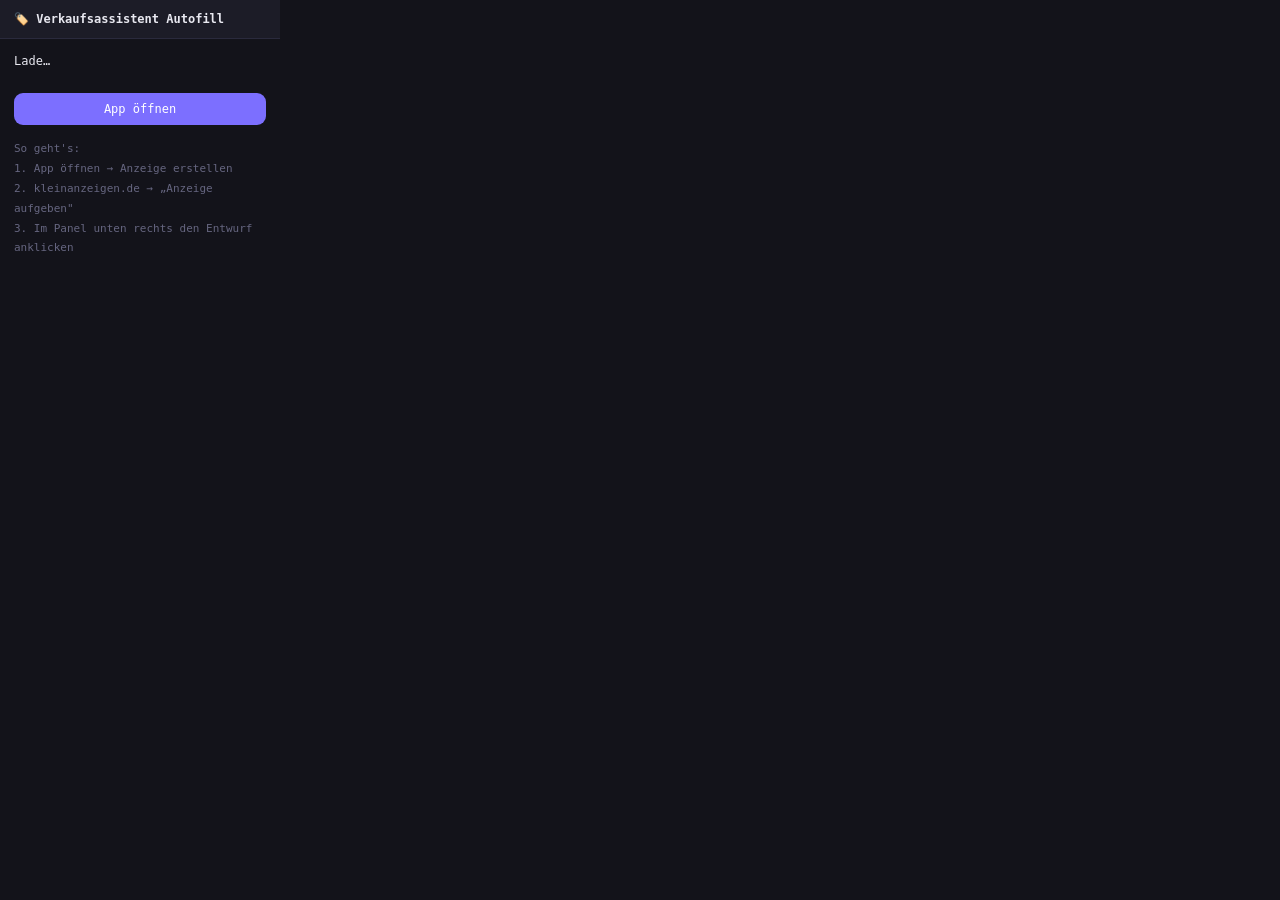
<file: extension/popup.html>
<!DOCTYPE html>
<html lang="de">
<head>
<meta charset="UTF-8">
<style>
body{width:280px;margin:0;background:#13131a;color:#e8e8f0;
  font-family:ui-monospace,Menlo,Consolas,monospace;font-size:12px;}
.head{padding:12px 14px;background:#1c1c27;border-bottom:1px solid #2a2a3d;font-weight:700;}
.body{padding:12px 14px;line-height:1.7;}
.ok{color:#6bffb8;}
.mu{color:#666680;}
a.btn{display:block;text-align:center;margin:10px 14px 14px;padding:9px;background:#7c6fff;
  color:#fff;text-decoration:none;border-radius:9px;font-size:12px;}
.steps{padding:0 14px 12px;color:#666680;line-height:1.8;font-size:11px;}
</style>
</head>
<body>
<div class="head">🏷️ Verkaufsassistent Autofill</div>
<div class="body" id="status">Lade…</div>
<a class="btn" id="openApp" href="https://damian220587.github.io/verkaufsassistent/" target="_blank">App öffnen</a>
<div class="steps">
  So geht's:<br>
  1. App öffnen → Anzeige erstellen<br>
  2. kleinanzeigen.de → „Anzeige aufgeben"<br>
  3. Im Panel unten rechts den Entwurf anklicken
</div>
<script src="popup.js"></script>
</body>
</html>
</file>
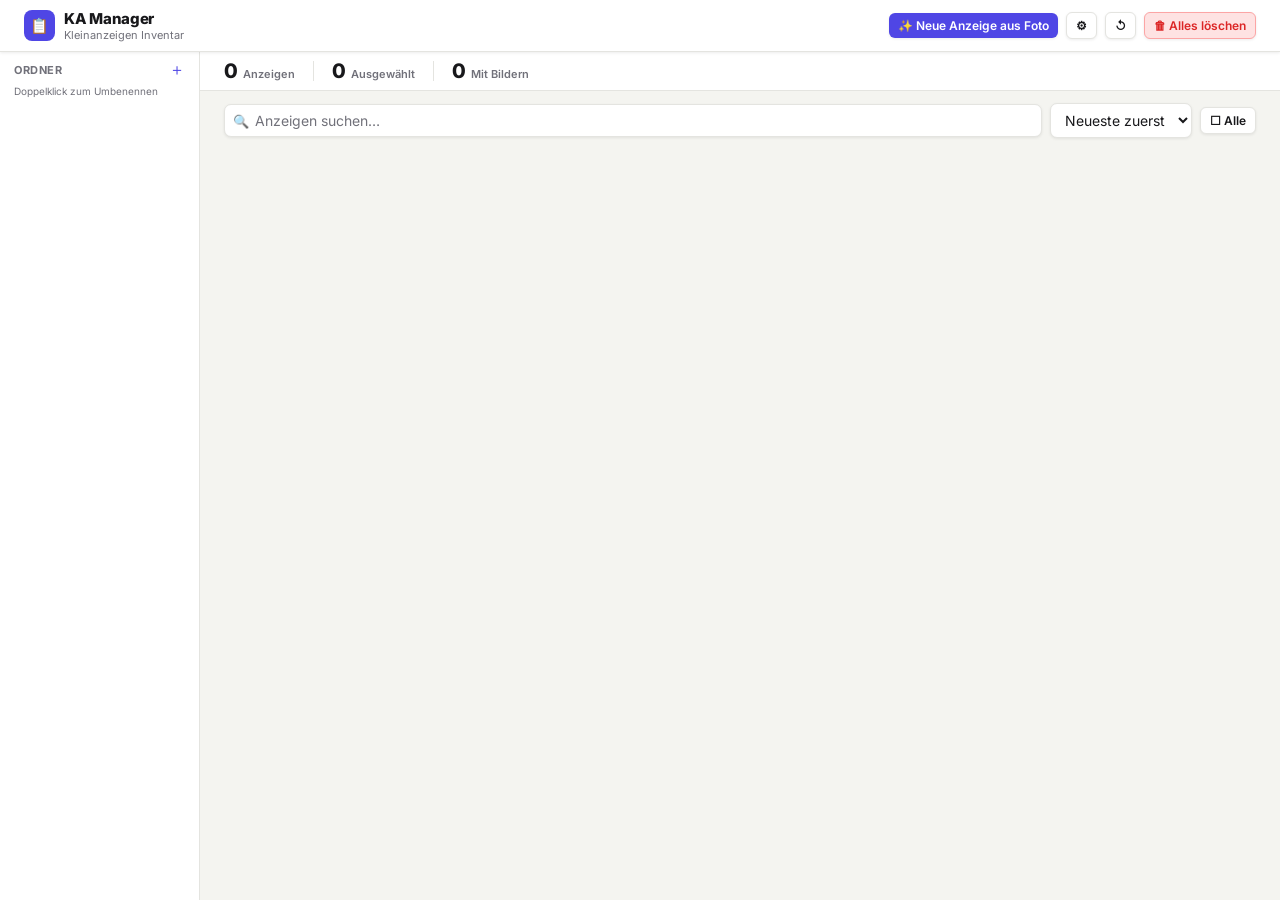
<file: ka-manager-ki/dashboard.html>
<!DOCTYPE html>
<html lang="de">
<head>
<meta charset="UTF-8">
<title>KA Manager</title>
<link href="https://fonts.googleapis.com/css2?family=Inter:wght@400;500;600;700;800&display=swap" rel="stylesheet">
<style>
*,*::before,*::after{box-sizing:border-box;margin:0;padding:0}
:root{
  --bg:#f4f4f0;--card:#fff;--surf:#f0f0ec;--brd:#e4e4e0;
  --txt:#18181b;--mut:#71717a;
  --acc:#4f46e5;--accl:#eef2ff;--acch:#6366f1;
  --grn:#059669;--grnl:#d1fae5;
  --red:#dc2626;--redl:#fee2e2;
  --r:9px;--sh:0 1px 3px rgba(0,0,0,.08);--shm:0 4px 16px rgba(0,0,0,.1);
}
html,body{height:100%;font-family:'Inter',system-ui;font-size:14px;color:var(--txt);background:var(--bg);overflow:hidden}
.app{display:flex;flex-direction:column;height:100vh}

.nav{background:var(--card);border-bottom:1px solid var(--brd);padding:0 24px;height:52px;
  display:flex;align-items:center;justify-content:space-between;flex-shrink:0;box-shadow:var(--sh);z-index:10}
.nav-brand{display:flex;align-items:center;gap:9px}
.nav-ico{width:31px;height:31px;border-radius:8px;background:var(--acc);display:flex;align-items:center;justify-content:center;font-size:15px}
.nav-name{font-size:15px;font-weight:800;letter-spacing:-.3px}
.nav-sub{font-size:11px;color:var(--mut)}
.nav-r{display:flex;align-items:center;gap:8px}

.body{display:flex;flex:1;overflow:hidden}
.left{flex:1;display:flex;flex-direction:column;overflow:hidden;min-width:0}

.stats{background:var(--card);border-bottom:1px solid var(--brd);padding:9px 24px;display:flex;align-items:center;gap:18px;flex-shrink:0}
.stat{display:flex;align-items:baseline;gap:5px}
.sn{font-size:20px;font-weight:800;line-height:1}
.sl{font-size:11px;font-weight:600;color:var(--mut)}
.sdiv{width:1px;height:20px;background:var(--brd)}

/* Queue bar */
.qbar{display:none;background:var(--acc);color:#fff;padding:7px 24px;align-items:center;gap:12px;font-size:13px;font-weight:600;flex-shrink:0}
.qbar.on{display:flex}
.qprog{flex:1;height:4px;background:rgba(255,255,255,.3);border-radius:2px;overflow:hidden}
.qfill{height:100%;background:#fff;border-radius:2px;transition:width .4s}

.toolbar{padding:12px 24px 8px;display:flex;align-items:center;gap:8px;flex-wrap:wrap;flex-shrink:0}
.sw{flex:1;min-width:180px;position:relative}
.sico{position:absolute;left:9px;top:50%;transform:translateY(-50%);color:var(--mut);font-size:13px}
.sinp{width:100%;padding:7px 10px 7px 30px;background:var(--card);border:1px solid var(--brd);
  border-radius:7px;font:inherit;color:var(--txt);outline:none;box-shadow:var(--sh)}
.sinp:focus{border-color:var(--acc)}
.sinp::placeholder{color:var(--mut)}
select.sf{padding:7px 10px;background:var(--card);border:1px solid var(--brd);border-radius:7px;font:inherit;color:var(--txt);outline:none;box-shadow:var(--sh);cursor:pointer}

.selbar{display:none;background:var(--acc);color:#fff;border-radius:8px;padding:7px 14px;align-items:center;gap:9px;font-size:13px;font-weight:600;margin:0 24px 8px;flex-shrink:0}
.selbar.on{display:flex}
.sbb{padding:5px 11px;border-radius:6px;font:600 12px Inter;cursor:pointer;border:none;transition:background .15s}
.sbgo{background:#fff;color:var(--acc)}.sbgo:hover{background:#e0e7ff}
.sbdel{background:rgba(255,255,255,.18);color:#fff}.sbdel:hover{background:rgba(255,255,255,.28)}
.sbclr{background:transparent;border:none;color:rgba(255,255,255,.7);cursor:pointer;font-size:12px;margin-left:auto}

.grid-wrap{flex:1;overflow-y:auto;padding:0 24px 24px}
.grid{display:grid;grid-template-columns:repeat(auto-fill,minmax(230px,1fr));gap:10px}

/* Card */
.card{background:var(--card);border:1.5px solid var(--brd);border-radius:var(--r);overflow:hidden;
  transition:border-color .15s,box-shadow .15s;box-shadow:var(--sh);cursor:pointer;position:relative;display:flex;flex-direction:column}
.card:hover{border-color:#a5b4fc;box-shadow:var(--shm)}
.card.sel{border-color:var(--acc);box-shadow:0 0 0 3px rgba(79,70,229,.15)}
.card.sel .ckb{background:var(--acc);border-color:var(--acc)}
.card.sel .ckb::after{content:'✓';color:#fff;font-size:10px;font-weight:800}
.card.active{border-color:var(--acc)}
.ckb{position:absolute;top:8px;left:8px;width:18px;height:18px;border-radius:4px;border:2px solid rgba(255,255,255,.9);
  background:rgba(255,255,255,.8);display:flex;align-items:center;justify-content:center;transition:all .15s;z-index:2;box-shadow:0 1px 3px rgba(0,0,0,.2)}
.card:hover .ckb{border-color:var(--acc);background:#fff}

.card-img{width:100%;height:170px;background:var(--surf);overflow:hidden;position:relative;flex-shrink:0}
.card-img img{width:100%;height:100%;object-fit:cover;transition:transform .2s;image-rendering:-webkit-optimize-contrast}
.card:hover .card-img img{transform:scale(1.04)}
.card-no-img{width:100%;height:145px;background:var(--surf);display:flex;align-items:center;justify-content:center;font-size:38px;color:var(--mut);flex-shrink:0}
.img-cnt{position:absolute;bottom:6px;right:6px;background:rgba(0,0,0,.55);color:#fff;font-size:11px;font-weight:600;padding:2px 6px;border-radius:12px}

.card-body{padding:10px 12px 8px;flex:1}
.card-title{font-size:13px;font-weight:600;line-height:1.4;margin-bottom:4px;display:-webkit-box;-webkit-line-clamp:2;-webkit-box-orient:vertical;overflow:hidden}
.card-price{font-size:16px;font-weight:800;color:var(--acc);margin-bottom:3px}
.card-meta{display:flex;gap:4px;flex-wrap:wrap}
.chip{font-size:11px;font-weight:500;padding:2px 7px;border-radius:20px;border:1px solid var(--brd);background:var(--surf);color:var(--mut);white-space:nowrap;max-width:140px;overflow:hidden;text-overflow:ellipsis}
.chip.cat{background:var(--accl);color:var(--acc);border-color:#c7d2fe}

.card-foot{border-top:1px solid var(--brd);padding:7px 12px;display:flex;align-items:center;gap:5px;background:#fafaf8}
.card-date{font-size:11px;color:var(--mut);flex:1}

/* Status overlay */
.cso{display:none;position:absolute;inset:0;background:rgba(255,255,255,.93);align-items:center;justify-content:center;flex-direction:column;gap:6px;z-index:5;border-radius:var(--r)}
.cso.on{display:flex}
@keyframes spin{to{transform:rotate(360deg)}}
.spin{width:24px;height:24px;border:2px solid rgba(79,70,229,.3);border-top-color:var(--acc);border-radius:50%;animation:spin .6s linear infinite}
.cst{font-size:12px;font-weight:600;text-align:center;padding:0 12px}

/* Buttons */
.btn{display:inline-flex;align-items:center;gap:5px;padding:7px 13px;border-radius:7px;font:600 13px Inter;cursor:pointer;border:none;transition:all .15s;white-space:nowrap;box-shadow:var(--sh)}
.bp{background:var(--acc);color:#fff}.bp:hover:not(:disabled){background:var(--acch)}
.bg{background:var(--grn);color:#fff}.bg:hover:not(:disabled){background:#047857}
.bo{background:var(--card);color:var(--txt);border:1px solid var(--brd)}.bo:hover:not(:disabled){background:var(--surf)}
.br{background:var(--redl);color:var(--red);border:1px solid #fca5a5}.br:hover:not(:disabled){background:#fecaca}
.bsm{padding:5px 9px;font-size:12px;border-radius:6px}
.btn:disabled{opacity:.45;cursor:not-allowed}

/* Empty */
.empty{grid-column:1/-1;text-align:center;padding:72px 20px;display:flex;flex-direction:column;align-items:center;gap:12px}
.empty-ico{font-size:52px;opacity:.2}
.empty-ttl{font-size:19px;font-weight:700}
.empty-sub{color:var(--mut);font-size:13px;line-height:1.6;max-width:280px}

/* RIGHT PANEL */
.panel{width:420px;flex-shrink:0;background:var(--card);border-left:1px solid var(--brd);display:flex;flex-direction:column;transition:width .2s;overflow:hidden}
.panel.hidden{width:0;border-left:none}
.ph{padding:14px 16px 12px;border-bottom:1px solid var(--brd);display:flex;align-items:flex-start;gap:8px;flex-shrink:0}
.ph-title{font-size:14px;font-weight:700;flex:1;line-height:1.4;display:-webkit-box;-webkit-line-clamp:2;-webkit-box-orient:vertical;overflow:hidden}
.ph-close{background:none;border:none;cursor:pointer;font-size:17px;color:var(--mut);padding:2px}

.panel-imgs{display:flex;gap:4px;padding:10px 16px 0;overflow-x:auto;flex-shrink:0;scrollbar-width:none}
.panel-imgs:empty{display:none}
.pimg{width:58px;height:58px;border-radius:6px;object-fit:cover;border:1px solid var(--brd);flex-shrink:0;cursor:pointer}
.pimg:hover{opacity:.8}

.pb{flex:1;overflow-y:auto;padding:12px 16px}
.pb::-webkit-scrollbar{width:4px}
.pb::-webkit-scrollbar-thumb{background:var(--brd);border-radius:2px}
.field{margin-bottom:12px}
.field label{display:block;font-size:11px;font-weight:700;color:var(--mut);text-transform:uppercase;letter-spacing:.5px;margin-bottom:3px}
.field input,.field textarea{width:100%;padding:7px 9px;background:var(--surf);border:1px solid var(--brd);border-radius:6px;font:inherit;color:var(--txt);outline:none;resize:vertical;transition:border-color .15s}
.field input:focus,.field textarea:focus{border-color:var(--acc);background:#fff}
.field textarea{min-height:80px;line-height:1.5}
.cat-path{display:flex;align-items:center;gap:4px;flex-wrap:wrap;padding:6px 9px;background:var(--surf);border:1px solid var(--brd);border-radius:6px;min-height:34px}
.cat-s{font-size:11px;font-weight:600;color:var(--acc);background:var(--accl);padding:2px 6px;border-radius:4px}
.cat-sep{color:var(--mut);font-size:11px}

.pf{padding:10px 16px;border-top:1px solid var(--brd);display:flex;gap:7px;flex-shrink:0;background:var(--card)}

/* Modal */
.modal-bg{display:none;position:fixed;inset:0;z-index:300;background:rgba(0,0,0,.35);align-items:center;justify-content:center}
.modal-bg.on{display:flex}
.modal{background:var(--card);border-radius:14px;padding:28px;max-width:380px;width:90%;text-align:center;box-shadow:0 20px 56px rgba(0,0,0,.2);animation:mIn .2s ease}
@keyframes mIn{from{transform:scale(.92);opacity:0}to{transform:none;opacity:1}}
.m-ico{font-size:46px;margin-bottom:10px}
.m-ttl{font-size:18px;font-weight:800;margin-bottom:6px}
.m-msg{font-size:13px;color:var(--mut);line-height:1.6;margin-bottom:16px}

::-webkit-scrollbar{width:5px}
::-webkit-scrollbar-thumb{background:var(--brd);border-radius:3px}

/* ── ORDNER ─────────────────────────────────────────────────── */
.sidebar{width:200px;min-width:140px;max-width:400px;flex-shrink:0;background:var(--card);border-right:1px solid var(--brd);
  display:flex;flex-direction:column;overflow:hidden;position:relative}
.sidebar-head{padding:10px 14px 6px;font-size:11px;font-weight:700;color:var(--mut);
  text-transform:uppercase;letter-spacing:.5px;display:flex;align-items:center;justify-content:space-between}
.add-folder-btn{background:none;border:none;cursor:pointer;font-size:16px;color:var(--acc);
  padding:0;line-height:1;transition:transform .15s}
.add-folder-btn:hover{transform:scale(1.2)}
.folder-list{flex:1;overflow-y:auto;padding:4px 8px 8px}
.folder-item{display:flex;align-items:center;gap:7px;padding:7px 10px;border-radius:7px;
  cursor:pointer;transition:background .12s;position:relative;user-select:none}
.folder-item:hover{background:var(--surf)}
.folder-item.active{background:var(--accl);color:var(--acc)}
.folder-item.active .folder-icon{filter:none}
.folder-icon{font-size:15px;flex-shrink:0}
.folder-name{font-size:13px;font-weight:500;flex:1;white-space:nowrap;overflow:hidden;text-overflow:ellipsis}
.folder-count{font-size:11px;font-weight:600;color:var(--mut);flex-shrink:0}
.folder-item.active .folder-count{color:var(--acc)}
.folder-del{display:none;background:none;border:none;cursor:pointer;font-size:12px;
  color:var(--red);padding:1px 4px;border-radius:4px;flex-shrink:0}
.folder-item:hover .folder-del{display:block}
.folder-item.active .folder-del{display:block}
/* Resize-Handle */
.sidebar-resize{position:absolute;top:0;right:-3px;width:6px;height:100%;cursor:col-resize;z-index:20;background:transparent}
.sidebar-resize:hover,.sidebar-resize.dragging{background:var(--acc);opacity:.3}

/* Ordner-Modal */
.fmodal-bg{display:none;position:fixed;inset:0;z-index:400;background:rgba(0,0,0,.3);
  align-items:center;justify-content:center}
.fmodal-bg.on{display:flex}
.fmodal{background:var(--card);border-radius:12px;padding:24px;width:320px;
  box-shadow:0 12px 40px rgba(0,0,0,.2);animation:mIn .18s ease}
.fmodal-title{font-size:16px;font-weight:700;margin-bottom:14px}
.fmodal input{width:100%;padding:8px 10px;border:1px solid var(--brd);border-radius:7px;
  font:inherit;color:var(--txt);background:var(--surf);outline:none;margin-bottom:12px}
.fmodal input:focus{border-color:var(--acc);background:#fff}
.fmodal-btns{display:flex;gap:8px;justify-content:flex-end}

/* Verschieben-Modal (zentral) */
.move-modal-bg{display:none;position:fixed;inset:0;z-index:400;background:rgba(0,0,0,.35);
  align-items:center;justify-content:center}
.move-modal-bg.on{display:flex}
.move-modal{background:var(--card);border-radius:12px;padding:0;width:340px;max-width:95vw;
  box-shadow:0 12px 40px rgba(0,0,0,.2);animation:mIn .18s ease;overflow:hidden}
.move-modal-head{padding:16px 18px 12px;border-bottom:1px solid var(--brd);
  display:flex;align-items:center;justify-content:space-between}
.move-modal-title{font-size:15px;font-weight:700}
.move-modal-close{background:none;border:none;cursor:pointer;font-size:18px;color:var(--mut);padding:2px}
.move-modal-list{padding:8px;max-height:340px;overflow-y:auto}
.move-modal-item{display:flex;align-items:center;gap:10px;padding:10px 12px;border-radius:8px;
  cursor:pointer;font-size:13px;font-weight:500;transition:background .12s}
.move-modal-item:hover{background:var(--surf)}
.move-modal-item.active-folder{background:var(--accl);color:var(--acc);font-weight:600}

/* ── KI-ERSTELLEN / EINSTELLUNGEN MODAL ─────────────────────── */
.ai-modal-bg{display:none;position:fixed;inset:0;z-index:500;background:rgba(0,0,0,.45);
  align-items:center;justify-content:center;padding:20px}
.ai-modal-bg.on{display:flex}
.ai-modal{background:var(--card);border-radius:14px;width:640px;max-width:100%;max-height:92vh;
  display:flex;flex-direction:column;box-shadow:0 20px 60px rgba(0,0,0,.25);animation:mIn .18s ease;overflow:hidden}
.ai-modal-head{padding:16px 20px;border-bottom:1px solid var(--brd);display:flex;align-items:center;justify-content:space-between;flex-shrink:0}
.ai-modal-title{font-size:16px;font-weight:800}
.ai-modal-body{padding:16px 20px;overflow-y:auto;flex:1}
.ai-modal-foot{padding:12px 20px;border-top:1px solid var(--brd);display:flex;gap:8px;flex-shrink:0}
.ai-inp{width:100%;padding:8px 10px;background:var(--surf);border:1px solid var(--brd);border-radius:7px;
  font:inherit;color:var(--txt);outline:none;resize:vertical}
.ai-inp:focus{border-color:var(--acc);background:#fff}
select.ai-inp{cursor:pointer;-webkit-appearance:none;appearance:none;
  background-image:url("data:image/svg+xml,%3Csvg xmlns='http://www.w3.org/2000/svg' width='10' height='6'%3E%3Cpath d='M1 1l4 4 4-4' stroke='%2371717a' fill='none' stroke-width='1.5'/%3E%3C/svg%3E");
  background-repeat:no-repeat;background-position:right 10px center}
.ai-grid{display:grid;grid-template-columns:1fr 1fr;gap:10px}
.ai-drop{border:1.5px dashed var(--brd);border-radius:12px;padding:22px;text-align:center;cursor:pointer;
  position:relative;transition:all .15s;margin-bottom:10px;background:var(--surf)}
.ai-drop.drag{border-color:var(--acc);background:var(--accl)}
.ai-drop input[type=file]{position:absolute;inset:0;opacity:0;cursor:pointer;width:100%;height:100%;font-size:0}
.ai-drop-ico{font-size:30px;margin-bottom:6px}
.ai-drop-ttl{font-weight:700;font-size:14px;margin-bottom:3px}
.ai-drop-sub{font-size:12px;color:var(--mut);line-height:1.5}
.ai-thumbs{display:grid;grid-template-columns:repeat(auto-fill,minmax(72px,1fr));gap:6px;margin-bottom:12px}
.ai-thumbs:empty{display:none}
.ai-th{position:relative;aspect-ratio:1;border-radius:8px;overflow:hidden;border:1px solid var(--brd)}
.ai-th img{width:100%;height:100%;object-fit:cover}
.ai-th .del{position:absolute;top:3px;right:3px;width:18px;height:18px;border-radius:50%;
  background:rgba(0,0,0,.6);color:#fff;border:none;font-size:10px;cursor:pointer;line-height:1}
.ai-checks{display:flex;gap:16px;flex-wrap:wrap;margin:10px 0}
.ai-chk{display:flex;align-items:center;gap:7px;font-size:13px;cursor:pointer;user-select:none}
.ai-chk input{width:16px;height:16px;accent-color:var(--acc);cursor:pointer}
.ai-alert{display:none;border-radius:8px;padding:10px 12px;font-size:12px;line-height:1.5;margin-bottom:12px}
.ai-alert.on{display:block}
.ai-alert.err{background:var(--redl);color:var(--red);border:1px solid #fca5a5}
.ai-alert.ok{background:var(--grnl);color:var(--grn);border:1px solid #6ee7b7}
.ai-result{display:none;margin-top:6px}
.ai-result.on{display:block}
.ai-sep{font-size:11px;font-weight:700;color:var(--acc);text-transform:uppercase;letter-spacing:.5px;
  margin:14px 0 10px;padding-top:12px;border-top:1px solid var(--brd)}
.ai-warn{background:#fef3c7;border:1px solid #fcd34d;color:#92400e;border-radius:8px;padding:10px 12px;font-size:12px;line-height:1.6;margin-bottom:10px}
.ai-warn ul{margin:5px 0 0 16px}
.ai-price{display:flex;align-items:center;gap:10px;background:var(--accl);border:1px solid #c7d2fe;
  border-radius:8px;padding:9px 12px;margin-bottom:10px;font-size:12px;color:var(--mut)}
.ai-price-val{font-size:16px;font-weight:800;color:var(--acc)}
.ai-cnt{font-weight:500;color:var(--mut);text-transform:none;letter-spacing:0}
.ai-cnt.over{color:var(--red)}
</style>
</head>
<body>
<div class="app">
<nav class="nav">
  <div class="nav-brand">
    <div class="nav-ico">📋</div>
    <div><div class="nav-name">KA Manager</div><div class="nav-sub">Kleinanzeigen Inventar</div></div>
  </div>
  <div class="nav-r">
    <button class="btn bp bsm" id="aiCreateBtn">✨ Neue Anzeige aus Foto</button>
    <button class="btn bo bsm" id="settingsBtn" title="Einstellungen">⚙</button>
    <button class="btn bo bsm" id="refreshBtn">↺</button>
    <button class="btn br bsm" id="clearAllBtn">🗑 Alles löschen</button>
  </div>
</nav>

<div class="body">

<!-- ORDNER-SIDEBAR -->
<div class="sidebar" id="sidebar">
  <div class="sidebar-resize" id="sidebarResize"></div>
  <div class="sidebar-head">
    <span>Ordner</span>
    <button class="add-folder-btn" id="addFolderBtn" title="Neuer Ordner">＋</button>
  </div>
  <div style="font-size:10px;color:var(--mut);padding:0 14px 6px;line-height:1.4">Doppelklick zum Umbenennen</div>
  <div class="folder-list" id="folderList"></div>
</div>

<div class="left">
  <div class="stats">
    <div class="stat"><span class="sn" id="sTotal">0</span><span class="sl">Anzeigen</span></div>
    <div class="sdiv"></div>
    <div class="stat"><span class="sn" id="sSel">0</span><span class="sl">Ausgewählt</span></div>
    <div class="sdiv"></div>
    <div class="stat"><span class="sn" id="sImg">0</span><span class="sl">Mit Bildern</span></div>
  </div>
  <div class="qbar" id="qbar">
    <span id="qLabel">⚡ Wird eingestellt…</span>
    <div class="qprog"><div class="qfill" id="qFill" style="width:0%"></div></div>
    <button class="btn bo bsm" style="background:rgba(255,255,255,.2);color:#fff;border-color:rgba(255,255,255,.3)" id="qStop">✕</button>
  </div>
  <div class="toolbar">
    <div class="sw"><span class="sico">🔍</span><input class="sinp" id="search" placeholder="Anzeigen suchen…"></div>
    <select class="sf" id="sortSel">
      <option value="newest">Neueste zuerst</option>
      <option value="oldest">Älteste zuerst</option>
      <option value="price-desc">Preis ↓</option>
      <option value="price-asc">Preis ↑</option>
      <option value="az">A → Z</option>
    </select>
    <button class="btn bo bsm" id="selAllBtn">☐ Alle</button>
  </div>
  <div class="selbar" id="selbar">
    <span id="selCount">0 ausgewählt</span>
    <button class="sbb sbgo" id="repostSelBtn">⚡ Alle einstellen</button>
    <button class="sbb sbgo" id="moveSelBtn" style="background:#e0e7ff;color:var(--acc)">📁 Verschieben</button>
    <button class="sbb sbdel" id="delSelBtn">✕ Löschen</button>
    <button class="sbclr" id="clearSelBtn">✕ Aufheben</button>
  </div>
  <div class="grid-wrap"><div class="grid" id="grid"></div></div>
</div>

<!-- EDIT PANEL -->
<div class="panel hidden" id="panel">
  <div class="ph">
    <div class="ph-title" id="panelTitle">Anzeige</div>
    <button class="ph-close" id="panelClose">✕</button>
  </div>
  <div class="panel-imgs" id="panelImgs"></div>
  <div class="pb">
    <div class="field"><label>Titel</label><input id="eTitle" type="text" maxlength="65"></div>
    <div class="field"><label>Preis (€)</label><input id="ePrice" type="text" placeholder="z.B. 25"></div>
    <div class="field"><label>Beschreibung</label><textarea id="eDesc" rows="6"></textarea></div>
    <div class="field"><label>Standort / PLZ</label><input id="eLoc" type="text"></div>
    <div class="field">
      <label>Kategorie-Pfad</label>
      <div class="cat-path" id="eCatDisplay"></div>
      <input id="eCatInput" type="text" placeholder="z.B. Familie, Kind & Baby, Spielzeug" style="margin-top:5px;font-size:12px">
      <div style="font-size:11px;color:var(--mut);margin-top:3px">Kommagetrennt · wird beim Einstellen automatisch ausgewählt</div>
    </div>
    <div class="field"><label>Link</label><a id="eUrl" href="#" target="_blank" style="color:var(--acc);font-size:13px">Original öffnen →</a></div>
  </div>
  <div class="pf">
    <button class="btn bp" id="panelRepost" style="flex:2">⚡ Jetzt einstellen</button>
    <button class="btn bo" id="panelSave" style="flex:1">💾 Speichern</button>
    <button class="btn br bsm" id="panelDel">🗑</button>
  </div>
</div>
</div>
</div>

<!-- ORDNER ERSTELLEN MODAL -->
<div class="fmodal-bg" id="fmodalBg">
  <div class="fmodal">
    <div class="fmodal-title">📁 Neuer Ordner</div>
    <input id="fmodalInput" type="text" placeholder="Ordner-Name…" maxlength="40">
    <div class="fmodal-btns">
      <button class="btn bo bsm" id="fmodalCancel">Abbrechen</button>
      <button class="btn bp bsm" id="fmodalOk">Erstellen</button>
    </div>
  </div>
</div>

<!-- VERSCHIEBEN MODAL -->
<div class="move-modal-bg" id="moveModalBg">
  <div class="move-modal">
    <div class="move-modal-head">
      <div class="move-modal-title">📁 In Ordner verschieben</div>
      <button class="move-modal-close" id="moveModalClose">✕</button>
    </div>
    <div class="move-modal-list" id="moveModalList"></div>
  </div>
</div>

<div class="modal-bg" id="modalBg">
  <div class="modal">
    <div class="m-ico" id="mIco"></div>
    <div class="m-ttl" id="mTtl"></div>
    <div class="m-msg" id="mMsg"></div>
    <button class="btn bp" id="mClose" style="width:100%;justify-content:center">OK</button>
  </div>
</div>

<!-- ══════════ KI-ERSTELLEN MODAL ══════════ -->
<div class="ai-modal-bg" id="aiModalBg">
  <div class="ai-modal">
    <div class="ai-modal-head">
      <div class="ai-modal-title">✨ Neue Anzeige aus Foto</div>
      <button class="move-modal-close" id="aiModalClose">✕</button>
    </div>
    <div class="ai-modal-body" id="aiModalBody">

      <div class="ai-alert" id="aiAlert"></div>

      <!-- Foto-Upload -->
      <div class="ai-drop" id="aiDrop">
        <input type="file" accept="image/*" multiple id="aiFileInput">
        <div class="ai-drop-ico">📸</div>
        <div class="ai-drop-ttl">Fotos hierher ziehen oder klicken</div>
        <div class="ai-drop-sub">Bis zu 10 Fotos – je mehr Winkel, desto besser erkennt die KI dein Produkt</div>
      </div>
      <div class="ai-thumbs" id="aiThumbs"></div>

      <!-- Angaben -->
      <div class="ai-grid">
        <div class="field">
          <label>Zustand</label>
          <select id="aiZustand" class="ai-inp">
            <option value="">KI soll einschätzen</option>
            <option>Neu (originalverpackt)</option>
            <option>Wie neu</option>
            <option>Sehr gut</option>
            <option>Gut</option>
            <option>Gebraucht / in Ordnung</option>
            <option>Defekt / für Bastler</option>
          </select>
        </div>
        <div class="field">
          <label>Marke / Modell</label>
          <input id="aiMarke" class="ai-inp" type="text" placeholder="leer = KI erkennt">
        </div>
        <div class="field">
          <label>Kategorie (Text)</label>
          <input id="aiKategorie" class="ai-inp" type="text" placeholder="z.B. Werkzeug">
        </div>
        <div class="field">
          <label>Maße / Größe</label>
          <input id="aiGroesse" class="ai-inp" type="text" placeholder="z.B. Gr. M">
        </div>
        <div class="field">
          <label>Preis (€)</label>
          <input id="aiPreis" class="ai-inp" type="number" min="0" step="0.5" placeholder="leer = KI schlägt vor">
        </div>
        <div class="field">
          <label>PLZ</label>
          <input id="aiPlz" class="ai-inp" type="text" inputmode="numeric" placeholder="z.B. 59558">
        </div>
      </div>

      <div class="ai-checks">
        <label class="ai-chk"><input type="checkbox" id="aiVB" checked> VB (Verhandlungsbasis)</label>
        <label class="ai-chk"><input type="checkbox" id="aiVersand"> Versand möglich</label>
        <label class="ai-chk"><input type="checkbox" id="aiAbholung" checked> Abholung</label>
      </div>

      <div class="field">
        <label>Besonderheiten / Mängel (für eine ehrliche Anzeige)</label>
        <textarea id="aiNotizen" class="ai-inp" rows="2" placeholder="z.B. kleiner Kratzer am Deckel, 2. Akku dabei, Rechnung vorhanden…"></textarea>
      </div>

      <label class="ai-chk" style="border-top:1px solid var(--brd);padding-top:10px;margin-top:2px">
        <input type="checkbox" id="aiLegal" checked> Privatverkaufs-Hinweis ans Ende anhängen
      </label>

      <!-- Ergebnis -->
      <div class="ai-result" id="aiResult">
        <div class="ai-sep">Vorschau – bitte prüfen &amp; anpassen</div>
        <div class="ai-warn" id="aiUncertain" style="display:none">
          ⚠️ <b>Das konnte die KI nicht sicher erkennen – bitte prüfen:</b>
          <ul id="aiUncertainList"></ul>
        </div>
        <div class="ai-price" id="aiPriceBox" style="display:none">
          <span class="ai-price-val" id="aiPriceVal"></span>
          <span>KI-Preisvorschlag · <i>unverbindliche Schätzung</i></span>
        </div>
        <div class="field">
          <label>Titel Kleinanzeigen <span id="aiCntKA" class="ai-cnt"></span></label>
          <input id="aiRTitelKA" class="ai-inp" type="text">
        </div>
        <div class="field">
          <label>Titel eBay <span id="aiCntEB" class="ai-cnt"></span></label>
          <input id="aiRTitelEB" class="ai-inp" type="text">
        </div>
        <div class="field">
          <label>Beschreibung</label>
          <textarea id="aiRDesc" class="ai-inp" rows="7"></textarea>
        </div>
      </div>
    </div>
    <div class="ai-modal-foot">
      <button class="btn bp" id="aiGenBtn" style="flex:1;justify-content:center">✨ Anzeige erstellen</button>
      <button class="btn bg" id="aiSaveBtn" style="flex:1;justify-content:center;display:none">💾 Ins Inventar speichern</button>
    </div>
  </div>
</div>

<!-- ══════════ EINSTELLUNGEN MODAL ══════════ -->
<div class="ai-modal-bg" id="setModalBg">
  <div class="ai-modal" style="max-width:440px">
    <div class="ai-modal-head">
      <div class="ai-modal-title">⚙ Einstellungen</div>
      <button class="move-modal-close" id="setModalClose">✕</button>
    </div>
    <div class="ai-modal-body">
      <div class="ai-alert" id="setAlert"></div>
      <div class="field">
        <label>Claude API Key (Anthropic)</label>
        <input id="setKey" class="ai-inp" type="password" placeholder="sk-ant-..." autocomplete="off">
        <div id="setKeyStatus" style="font-size:11px;margin-top:4px"></div>
        <div style="font-size:11px;color:var(--mut);line-height:1.6;margin-top:6px">
          Key holen auf <a href="https://console.anthropic.com/settings/keys" target="_blank" style="color:var(--acc)">console.anthropic.com</a>
          → „Create Key". Kosten ca. 1–2 Cent pro Anzeige. Bleibt nur auf deinem Gerät.
        </div>
      </div>
      <div class="field">
        <label>Rechtstext Privatverkauf</label>
        <textarea id="setLegal" class="ai-inp" rows="3"></textarea>
      </div>
      <div class="field">
        <label>Standard-PLZ</label>
        <input id="setPlz" class="ai-inp" type="text" inputmode="numeric" placeholder="z.B. 59558">
      </div>
    </div>
    <div class="ai-modal-foot">
      <button class="btn bp" id="setSaveBtn" style="flex:1;justify-content:center">💾 Speichern</button>
    </div>
  </div>
</div>

<script src="dashboard.js"></script>
<script src="ai-create.js"></script>
</body>
</html>
</file>
